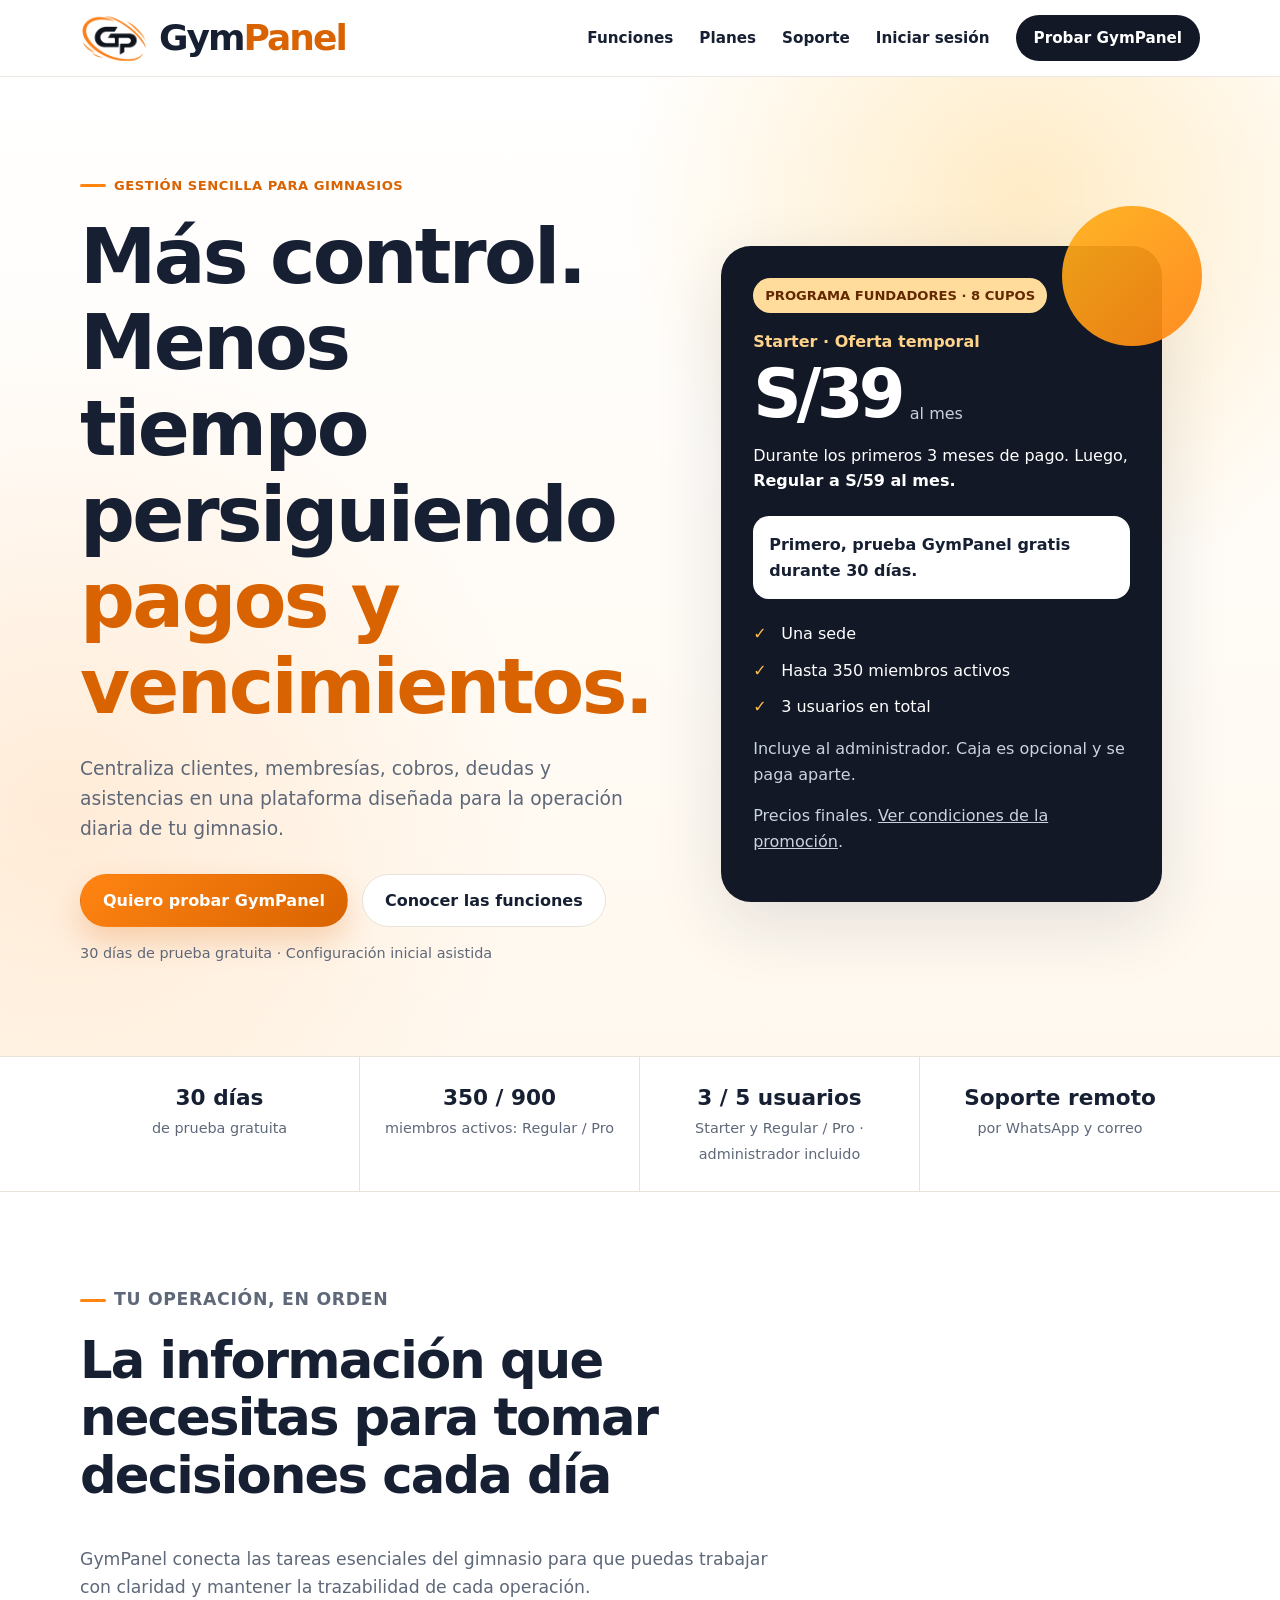
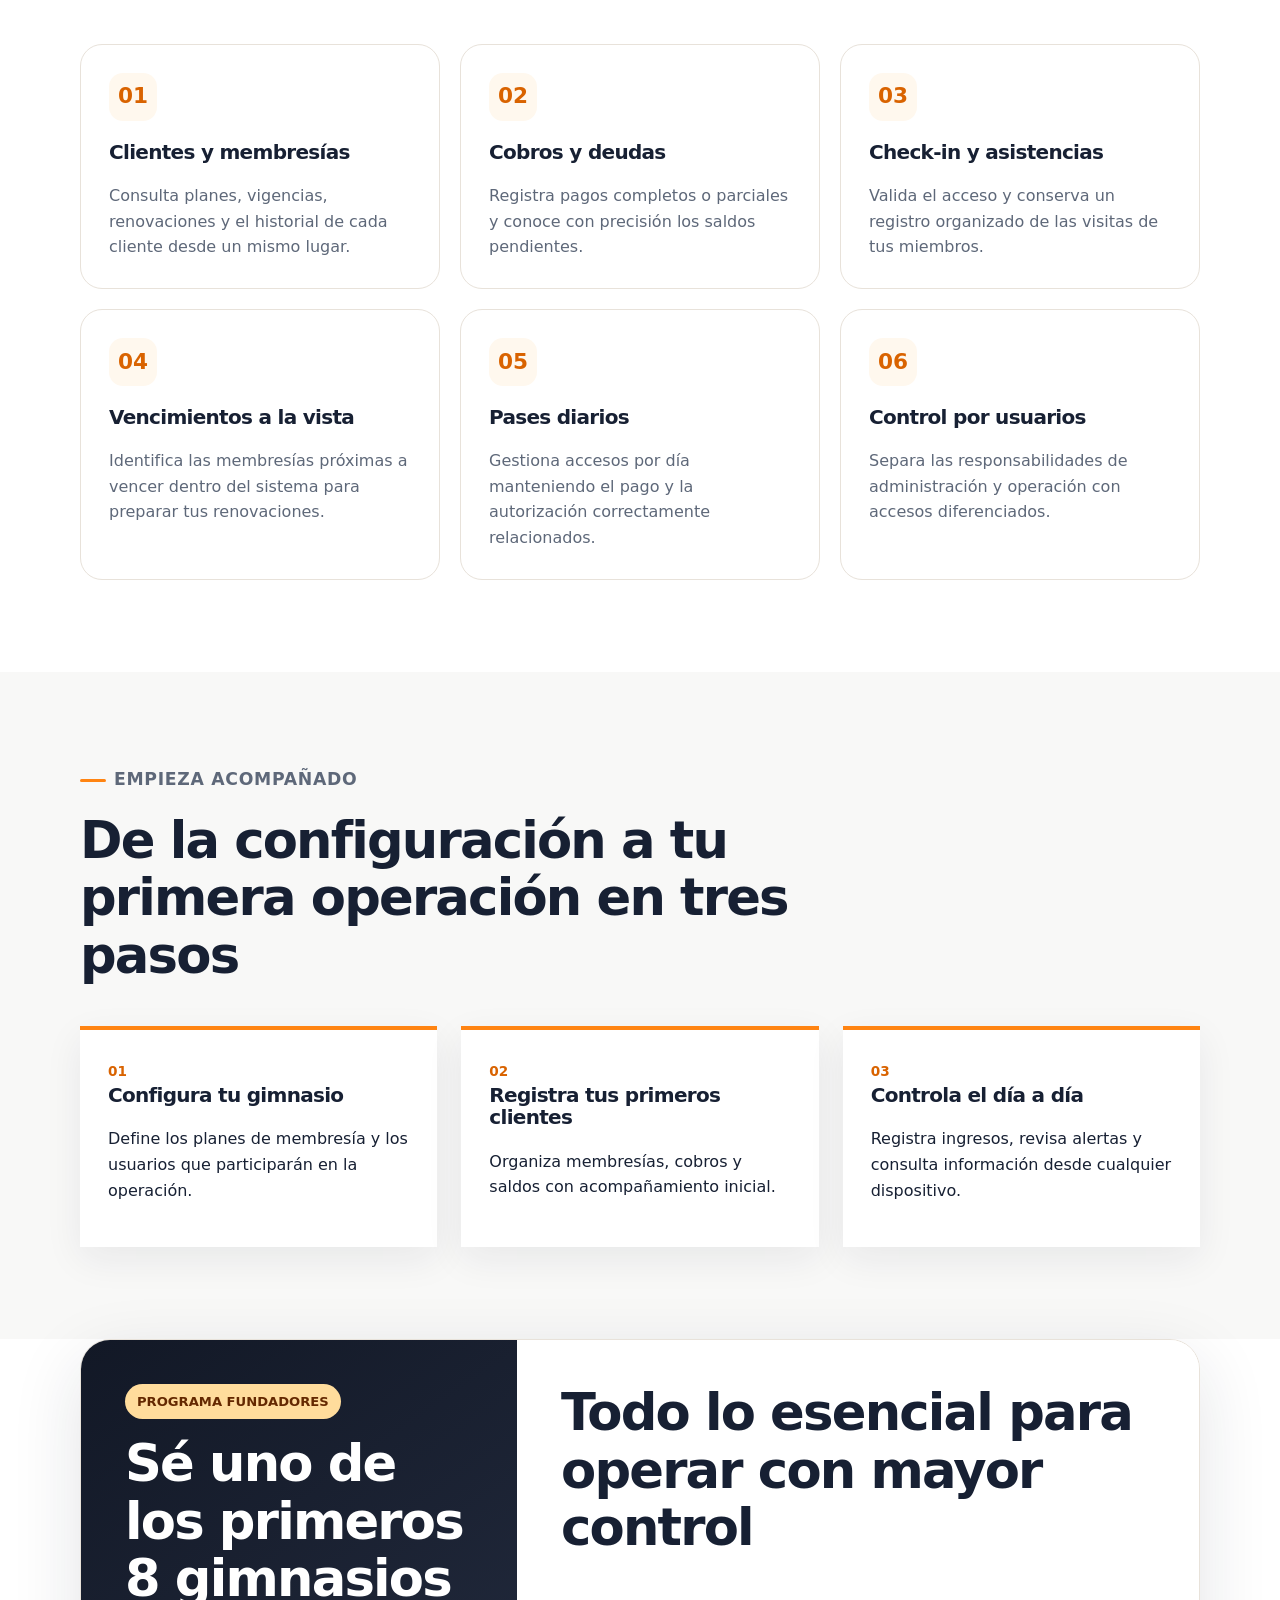
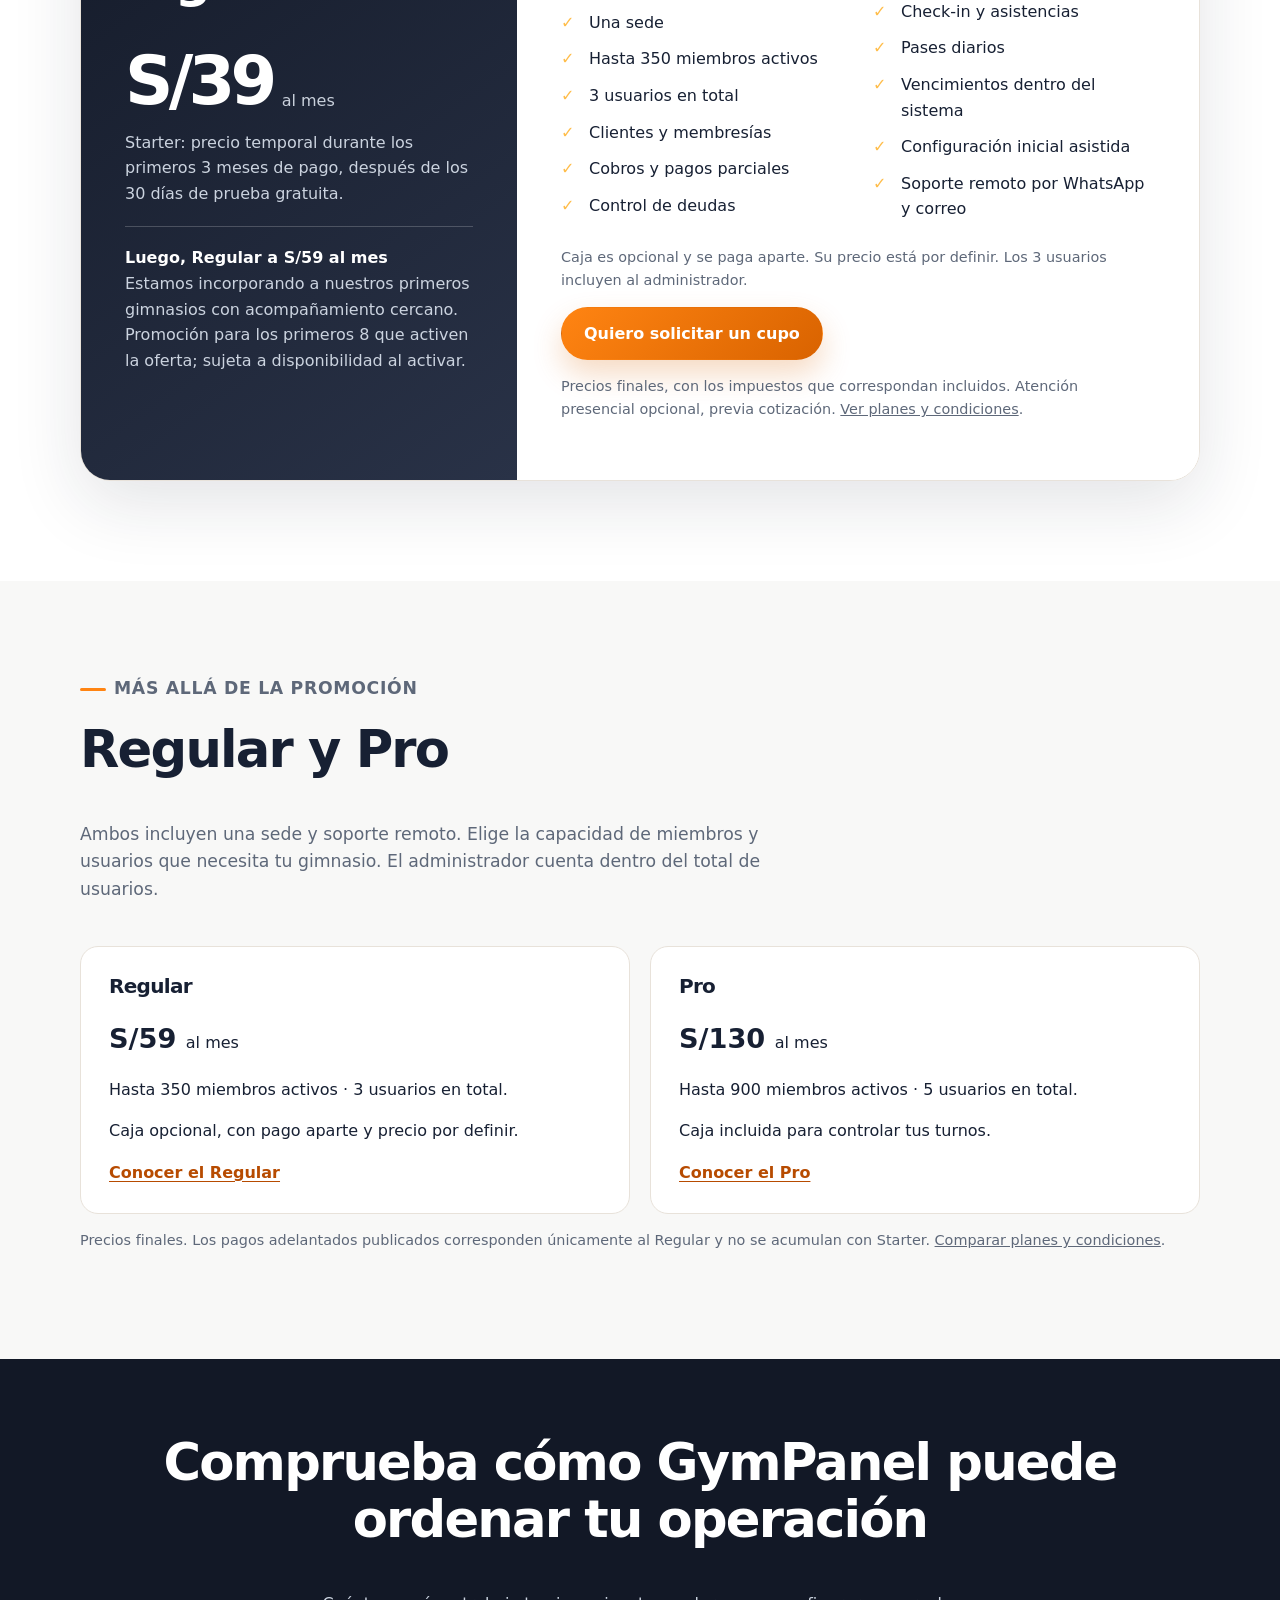
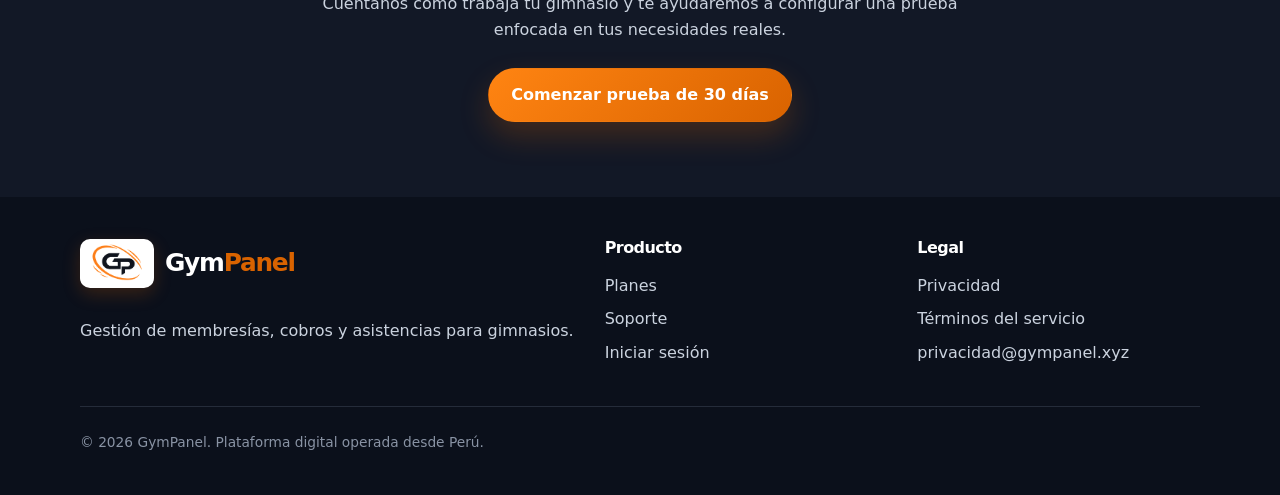
<file: index.html>
<!doctype html>
<html lang="es-PE">
<head>
  <meta charset="utf-8">
  <meta name="viewport" content="width=device-width, initial-scale=1">
  <title>GymPanel | Control de membresías, pagos y asistencias</title>
  <meta name="description" content="Gestiona clientes, membresías, cobros, deudas y asistencias de tu gimnasio desde una sola plataforma. Prueba gratis durante 30 días.">
  <link rel="canonical" href="https://info.gympanel.xyz/">
  <link rel="icon" href="assets/gympanel-logo.png">
  <link rel="stylesheet" href="styles.css">
</head>
<body>
  <a class="skip-link" href="#contenido">Ir al contenido</a>
  <header class="site-header">
    <div class="container nav">
      <a class="brand" href="index.html" aria-label="GymPanel, inicio"><span class="brand-mark"><img src="assets/gympanel-logo.png" alt="" width="384" height="256"></span><span class="brand-name">Gym<span>Panel</span></span></a>
      <button class="menu-button" aria-label="Abrir navegación" aria-expanded="false">☰</button>
      <nav class="nav-links" aria-label="Navegación principal">
        <a href="#funciones">Funciones</a>
        <a href="planes.html">Planes</a>
        <a href="soporte.html">Soporte</a>
        <a href="https://gympanel.xyz">Iniciar sesión</a>
        <a class="nav-cta" href="https://wa.me/51907984384?text=Hola%2C%20quiero%20solicitar%20uno%20de%20los%20cupos%20de%20lanzamiento%20de%20GymPanel." target="_blank" rel="noopener">Probar GymPanel</a>
      </nav>
    </div>
  </header>

  <main id="contenido">
    <section class="hero">
      <div class="container hero-grid">
        <div>
          <p class="eyebrow">Gestión sencilla para gimnasios</p>
          <h1>Más control. Menos tiempo persiguiendo <span class="accent">pagos y vencimientos.</span></h1>
          <p class="lead">Centraliza clientes, membresías, cobros, deudas y asistencias en una plataforma diseñada para la operación diaria de tu gimnasio.</p>
          <div class="actions">
            <a class="button button-primary" href="https://wa.me/51907984384?text=Hola%2C%20quiero%20solicitar%20uno%20de%20los%20cupos%20de%20lanzamiento%20de%20GymPanel." target="_blank" rel="noopener">Quiero probar GymPanel</a>
            <a class="button button-secondary" href="#funciones">Conocer las funciones</a>
          </div>
          <p class="microcopy">30 días de prueba gratuita · Configuración inicial asistida</p>
        </div>
        <aside class="hero-card" aria-label="Promoción de lanzamiento">
          <span class="scarcity">Programa Fundadores · 8 cupos</span>
          <div class="price-label">Starter · Oferta temporal</div>
          <div class="price"><strong>S/39</strong><span>al mes</span></div>
          <p>Durante los primeros 3 meses de pago. Luego, <strong>Regular a S/59 al mes.</strong></p>
          <div class="trial">Primero, prueba GymPanel gratis durante 30 días.</div>
          <ul class="checks">
            <li>Una sede</li>
            <li>Hasta 350 miembros activos</li>
            <li>3 usuarios en total</li>
          </ul>
          <p class="price-note">Incluye al administrador. Caja es opcional y se paga aparte.</p>
          <p class="price-note">Precios finales. <a href="planes.html#gp-founder-title">Ver condiciones de la promoción</a>.</p>
        </aside>
      </div>
    </section>

    <section class="trust-strip" aria-label="Ventajas principales">
      <div class="container trust-grid">
        <div class="trust-item"><strong>30 días</strong><span>de prueba gratuita</span></div>
        <div class="trust-item"><strong>350 / 900</strong><span>miembros activos: Regular / Pro</span></div>
        <div class="trust-item"><strong>3 / 5 usuarios</strong><span>Starter y Regular / Pro · administrador incluido</span></div>
        <div class="trust-item"><strong>Soporte remoto</strong><span>por WhatsApp y correo</span></div>
      </div>
    </section>

    <section class="section" id="funciones">
      <div class="container">
        <div class="section-heading">
          <p class="eyebrow">Tu operación, en orden</p>
          <h2>La información que necesitas para tomar decisiones cada día</h2>
          <p>GymPanel conecta las tareas esenciales del gimnasio para que puedas trabajar con claridad y mantener la trazabilidad de cada operación.</p>
        </div>
        <div class="feature-grid">
          <article class="feature"><div class="feature-icon">01</div><h3>Clientes y membresías</h3><p>Consulta planes, vigencias, renovaciones y el historial de cada cliente desde un mismo lugar.</p></article>
          <article class="feature"><div class="feature-icon">02</div><h3>Cobros y deudas</h3><p>Registra pagos completos o parciales y conoce con precisión los saldos pendientes.</p></article>
          <article class="feature"><div class="feature-icon">03</div><h3>Check-in y asistencias</h3><p>Valida el acceso y conserva un registro organizado de las visitas de tus miembros.</p></article>
          <article class="feature"><div class="feature-icon">04</div><h3>Vencimientos a la vista</h3><p>Identifica las membresías próximas a vencer dentro del sistema para preparar tus renovaciones.</p></article>
          <article class="feature"><div class="feature-icon">05</div><h3>Pases diarios</h3><p>Gestiona accesos por día manteniendo el pago y la autorización correctamente relacionados.</p></article>
          <article class="feature"><div class="feature-icon">06</div><h3>Control por usuarios</h3><p>Separa las responsabilidades de administración y operación con accesos diferenciados.</p></article>
        </div>
      </div>
    </section>

    <section class="section section-soft">
      <div class="container">
        <div class="section-heading"><p class="eyebrow">Empieza acompañado</p><h2>De la configuración a tu primera operación en tres pasos</h2></div>
        <div class="steps">
          <article class="step"><h3>Configura tu gimnasio</h3><p>Define los planes de membresía y los usuarios que participarán en la operación.</p></article>
          <article class="step"><h3>Registra tus primeros clientes</h3><p>Organiza membresías, cobros y saldos con acompañamiento inicial.</p></article>
          <article class="step"><h3>Controla el día a día</h3><p>Registra ingresos, revisa alertas y consulta información desde cualquier dispositivo.</p></article>
        </div>
      </div>
    </section>

    <section class="offer" id="oferta">
      <div class="container offer-card">
        <div class="offer-price">
          <span class="scarcity">Programa Fundadores</span>
          <h2>Sé uno de los primeros 8 gimnasios</h2>
          <div class="price"><strong>S/39</strong><span>al mes</span></div>
          <p class="price-note">Starter: precio temporal durante los primeros 3 meses de pago, después de los 30 días de prueba gratuita.</p>
          <div class="regular-price"><strong>Luego, Regular a S/59 al mes</strong><br><span class="price-note">Estamos incorporando a nuestros primeros gimnasios con acompañamiento cercano. Promoción para los primeros 8 que activen la oferta; sujeta a disponibilidad al activar.</span></div>
        </div>
        <div class="offer-details">
          <h2>Todo lo esencial para operar con mayor control</h2>
          <ul class="checks">
            <li>Una sede</li><li>Hasta 350 miembros activos</li><li>3 usuarios en total</li><li>Clientes y membresías</li><li>Cobros y pagos parciales</li><li>Control de deudas</li><li>Check-in y asistencias</li><li>Pases diarios</li><li>Vencimientos dentro del sistema</li><li>Configuración inicial asistida</li><li>Soporte remoto por WhatsApp y correo</li>
          </ul>
          <p class="microcopy">Caja es opcional y se paga aparte. Su precio está por definir. Los 3 usuarios incluyen al administrador.</p>
          <a class="button button-primary" href="https://wa.me/51907984384?text=Hola%2C%20quiero%20solicitar%20uno%20de%20los%20cupos%20de%20lanzamiento%20de%20GymPanel." target="_blank" rel="noopener">Quiero solicitar un cupo</a>
          <p class="microcopy">Precios finales, con los impuestos que correspondan incluidos. Atención presencial opcional, previa cotización. <a href="planes.html">Ver planes y condiciones</a>.</p>
        </div>
      </div>
    </section>

    <section class="section section-soft plan-overview" aria-labelledby="regular-plans-title">
      <div class="container">
        <div class="section-heading"><p class="eyebrow">Más allá de la promoción</p><h2 id="regular-plans-title">Regular y Pro</h2><p>Ambos incluyen una sede y soporte remoto. Elige la capacidad de miembros y usuarios que necesita tu gimnasio. El administrador cuenta dentro del total de usuarios.</p></div>
        <div class="regular-plans-grid">
          <article class="pricing-option"><h3>Regular</h3><strong>S/59 <small>al mes</small></strong><p>Hasta 350 miembros activos · 3 usuarios en total.</p><p>Caja opcional, con pago aparte y precio por definir.</p><a href="planes.html#gp-offers">Conocer el Regular</a></article>
          <article class="pricing-option"><h3>Pro</h3><strong>S/130 <small>al mes</small></strong><p>Hasta 900 miembros activos · 5 usuarios en total.</p><p>Caja incluida para controlar tus turnos.</p><a href="planes.html#gp-offers">Conocer el Pro</a></article>
        </div>
        <p class="microcopy">Precios finales. Los pagos adelantados publicados corresponden únicamente al Regular y no se acumulan con Starter. <a href="planes.html">Comparar planes y condiciones</a>.</p>
      </div>
    </section>

    <section class="cta">
      <div class="container"><h2>Comprueba cómo GymPanel puede ordenar tu operación</h2><p>Cuéntanos cómo trabaja tu gimnasio y te ayudaremos a configurar una prueba enfocada en tus necesidades reales.</p><a class="button button-primary" href="https://wa.me/51907984384?text=Hola%2C%20quiero%20probar%20GymPanel%20durante%2030%20d%C3%ADas." target="_blank" rel="noopener">Comenzar prueba de 30 días</a></div>
    </section>
  </main>

  <footer class="site-footer">
    <div class="container"><div class="footer-grid"><div class="footer-brand"><div class="brand brand-footer"><img src="assets/gympanel-logo.png" alt="" width="72" height="48"><span class="brand-name">Gym<span>Panel</span></span></div><p>Gestión de membresías, cobros y asistencias para gimnasios.</p></div><div><h3>Producto</h3><a href="planes.html">Planes</a><a href="soporte.html">Soporte</a><a href="https://gympanel.xyz">Iniciar sesión</a></div><div><h3>Legal</h3><a href="privacidad.html">Privacidad</a><a href="terminos.html">Términos del servicio</a><a href="mailto:privacidad@gympanel.xyz">privacidad@gympanel.xyz</a></div></div><div class="footer-bottom">© <span data-year></span> GymPanel. Plataforma digital operada desde Perú.</div></div>
  </footer>
  <script src="script.js"></script>
</body>
</html>
</file>
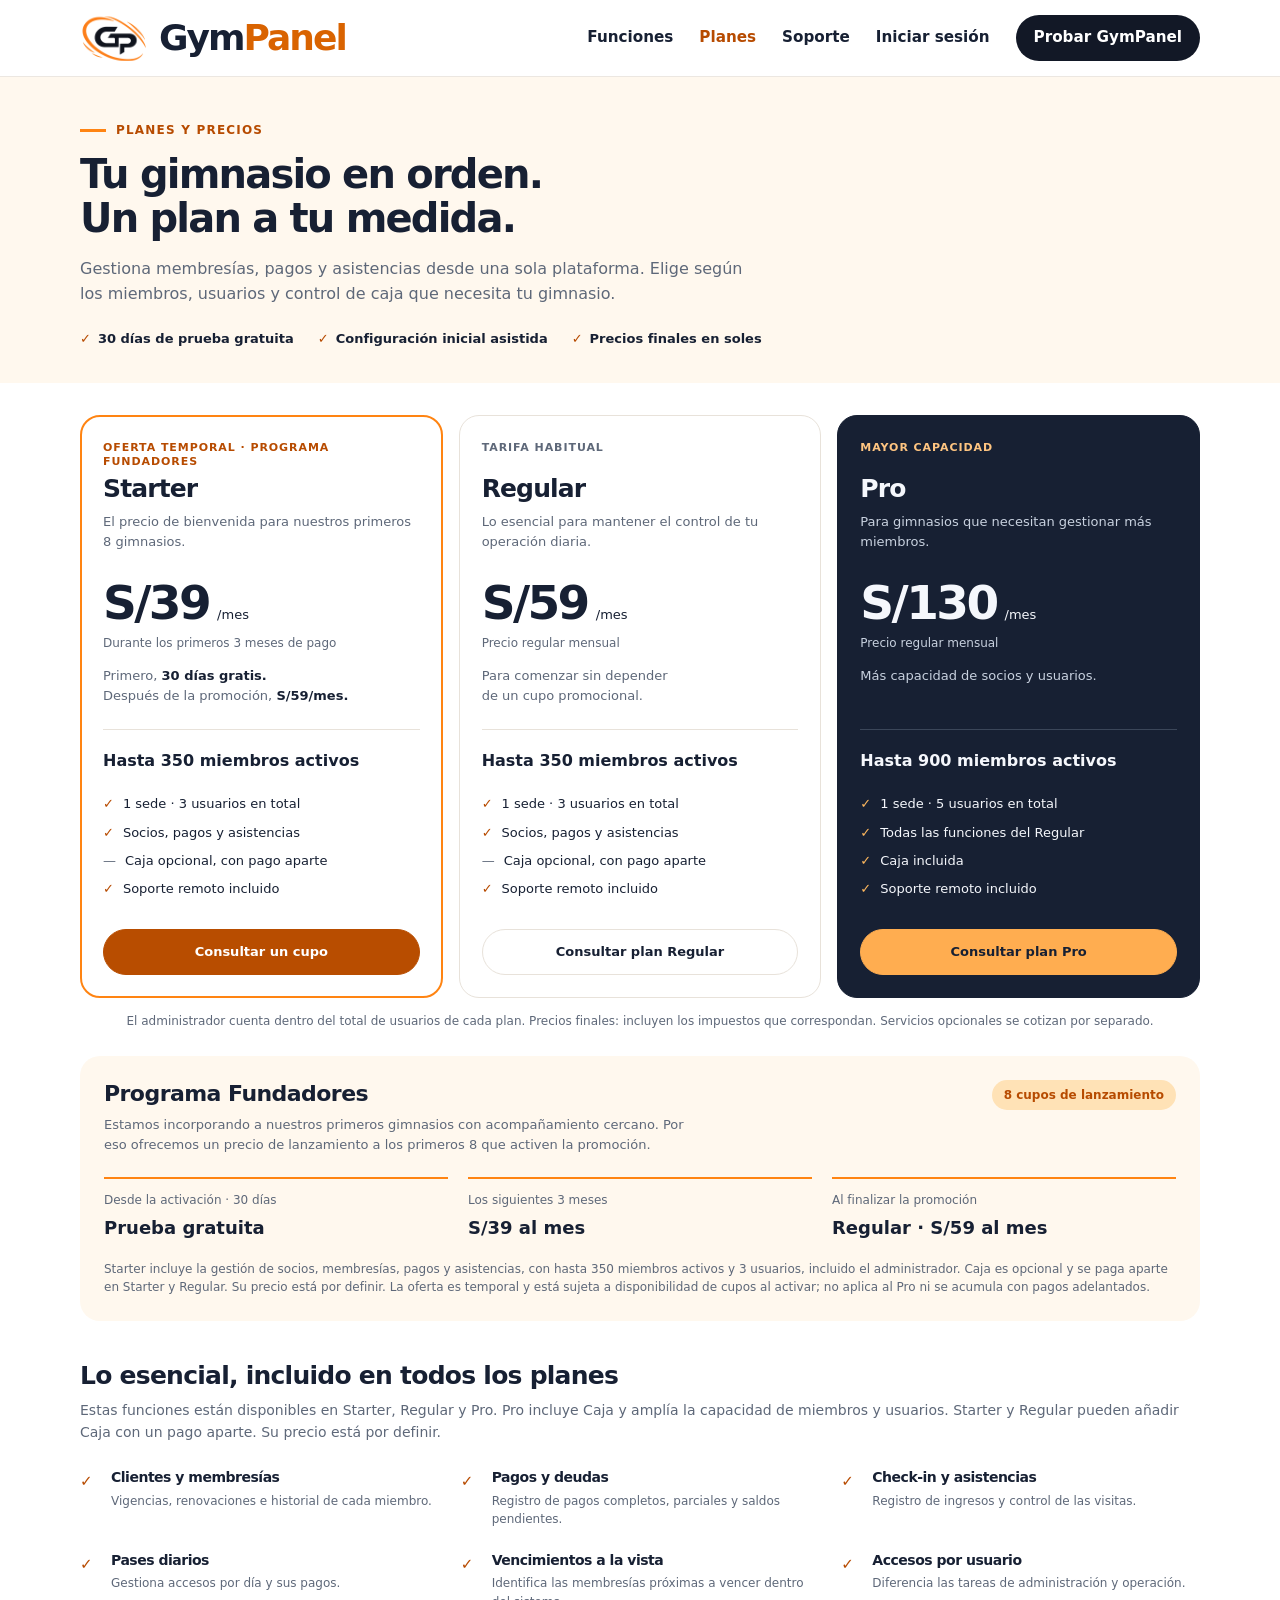
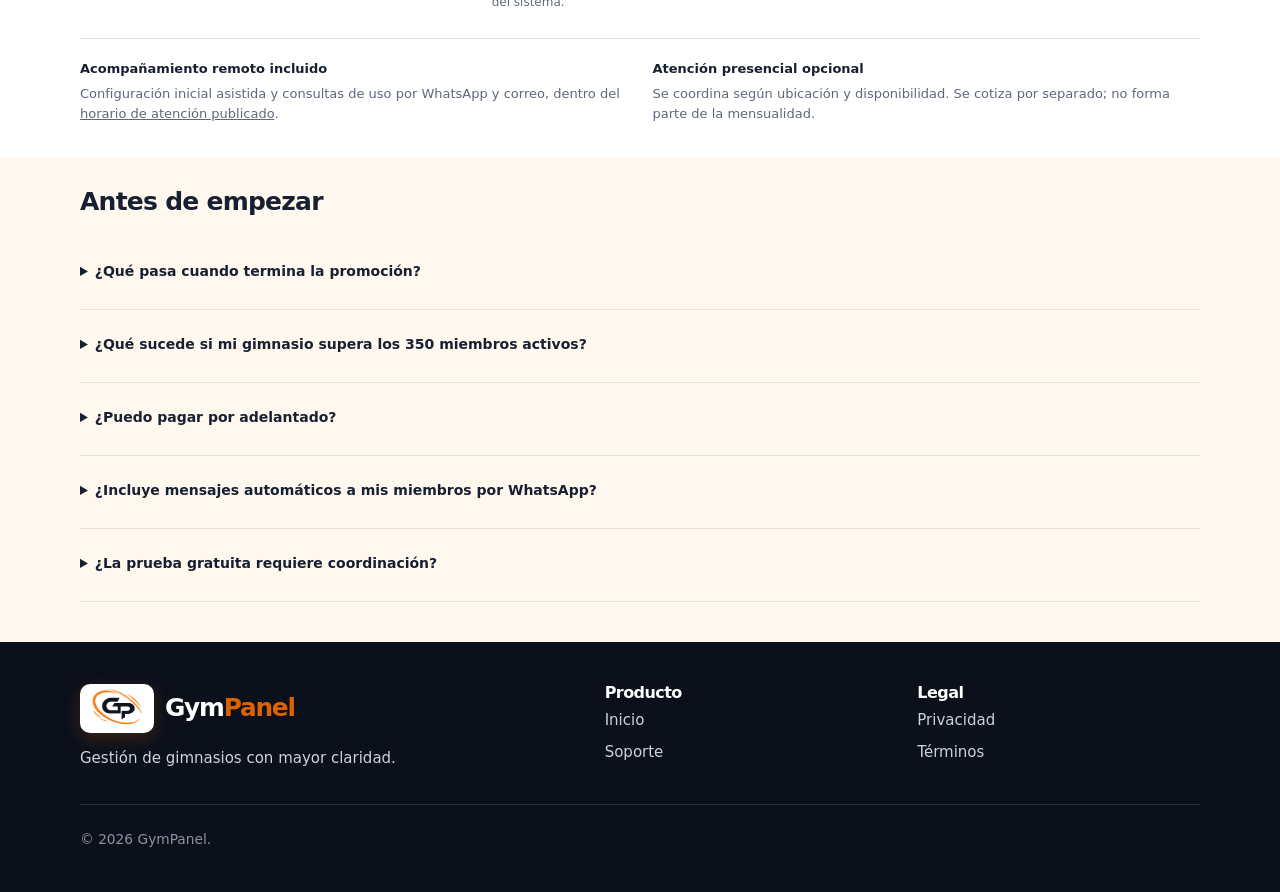
<file: planes.html>
<!doctype html><html lang="es-PE"><head><meta charset="utf-8"><meta name="viewport" content="width=device-width, initial-scale=1"><title>Planes y precios | GymPanel</title><meta name="description" content="Starter promocional: S/39 por 3 meses tras 30 días gratis; luego S/59. Regular: 350 miembros por S/59. Pro: 900 por S/130. Precios finales."><link rel="canonical" href="https://info.gympanel.xyz/planes.html"><link rel="icon" href="assets/gympanel-logo.png"><link rel="stylesheet" href="styles.css"><link rel="stylesheet" href="pricing.css"></head><body class="pricing-page">
<a class="skip-link" href="#contenido">Ir al contenido</a><header class="site-header"><div class="container nav"><a class="brand" href="index.html"><span class="brand-mark"><img src="assets/gympanel-logo.png" alt="" width="384" height="256"></span><span class="brand-name">Gym<span>Panel</span></span></a><button class="menu-button" aria-label="Abrir navegación" aria-expanded="false">☰</button><nav class="nav-links"><a href="index.html#funciones">Funciones</a><a href="planes.html" aria-current="page">Planes</a><a href="soporte.html">Soporte</a><a href="https://gympanel.xyz">Iniciar sesión</a><a class="nav-cta" href="https://wa.me/51907984384?text=Hola%2C%20quiero%20solicitar%20uno%20de%20los%20cupos%20de%20lanzamiento%20de%20GymPanel." target="_blank" rel="noopener">Probar GymPanel</a></nav></div></header>
<main id="contenido">
      <section class="gp-hero">
        <div class="gp-wrap">
          <p class="gp-eyebrow">Planes y precios</p>
          <h1>Tu gimnasio en orden.<br>Un plan a tu medida.</h1>
          <p class="gp-intro">Gestiona membresías, pagos y asistencias desde una sola plataforma. Elige según los miembros, usuarios y control de caja que necesita tu gimnasio.</p>
          <div class="gp-proof"><span>30 días de prueba gratuita</span><span>Configuración inicial asistida</span><span>Precios finales en soles</span></div>
        </div>
      </section>
      <section class="gp-prices" id="gp-offers" aria-label="Comparación de planes">
        <div class="gp-wrap">
          <div class="gp-grid">
            <article class="gp-plan gp-plan-featured">
              <p class="gp-label">Oferta temporal · Programa Fundadores</p>
              <h2>Starter</h2>
              <p class="gp-description">El precio de bienvenida para nuestros primeros 8 gimnasios.</p>
              <div class="gp-price"><strong>S/39</strong><span>/mes</span></div>
              <p class="gp-period">Durante los primeros 3 meses de pago</p>
              <p class="gp-after">Primero, <strong>30 días gratis.</strong><br>Después de la promoción, <strong>S/59/mes.</strong></p>
              <p class="gp-capacity">Hasta 350 miembros activos</p>
              <ul class="gp-plan-list"><li>1 sede · 3 usuarios en total</li><li>Socios, pagos y asistencias</li><li class="gp-plan-unavailable">Caja opcional, con pago aparte</li><li>Soporte remoto incluido</li></ul>
              <a class="gp-button gp-button-primary" data-plan="Starter" href="https://wa.me/51907984384?text=Hola%2C%20quiero%20consultar%20un%20cupo%20Starter%20del%20Programa%20Fundadores%20de%20GymPanel%3A%2030%20d%C3%ADas%20gratis%2C%20despu%C3%A9s%20S%2F39%20al%20mes%20durante%203%20meses%20y%20luego%20Regular%20a%20S%2F59%20al%20mes.%20Starter%3A%20hasta%20350%20miembros%20activos%2C%203%20usuarios%20incluido%20el%20administrador.%20Caja%20opcional%20de%20pago%2C%20con%20precio%20por%20definir." target="_blank" rel="noopener noreferrer">Consultar un cupo</a>
            </article>
            <article class="gp-plan">
              <p class="gp-label">Tarifa habitual</p>
              <h2>Regular</h2>
              <p class="gp-description">Lo esencial para mantener el control de tu operación diaria.</p>
              <div class="gp-price"><strong>S/59</strong><span>/mes</span></div>
              <p class="gp-period">Precio regular mensual</p>
              <p class="gp-after">Para comenzar sin depender<br>de un cupo promocional.</p>
              <p class="gp-capacity">Hasta 350 miembros activos</p>
              <ul class="gp-plan-list"><li>1 sede · 3 usuarios en total</li><li>Socios, pagos y asistencias</li><li class="gp-plan-unavailable">Caja opcional, con pago aparte</li><li>Soporte remoto incluido</li></ul>
              <a class="gp-button" data-plan="Regular" href="https://wa.me/51907984384?text=Hola%2C%20quiero%20informaci%C3%B3n%20del%20plan%20Regular%20de%20GymPanel%3A%20S%2F59%20al%20mes%2C%20hasta%20350%20miembros%20activos%2C%203%20usuarios%20incluido%20el%20administrador.%20Caja%20opcional%20de%20pago%2C%20con%20precio%20por%20definir." target="_blank" rel="noopener noreferrer">Consultar plan Regular</a>
            </article>
            <article class="gp-plan gp-plan-pro">
              <p class="gp-label">Mayor capacidad</p>
              <h2>Pro</h2>
              <p class="gp-description">Para gimnasios que necesitan gestionar más miembros.</p>
              <div class="gp-price"><strong>S/130</strong><span>/mes</span></div>
              <p class="gp-period">Precio regular mensual</p>
              <p class="gp-after">Más capacidad de socios y usuarios.</p>
              <p class="gp-capacity">Hasta 900 miembros activos</p>
              <ul class="gp-plan-list"><li>1 sede · 5 usuarios en total</li><li>Todas las funciones del Regular</li><li>Caja incluida</li><li>Soporte remoto incluido</li></ul>
              <a class="gp-button gp-button-pro" data-plan="Pro" href="https://wa.me/51907984384?text=Hola%2C%20quiero%20informaci%C3%B3n%20del%20plan%20Pro%20de%20GymPanel%3A%20S%2F130%20al%20mes%2C%20hasta%20900%20miembros%20activos%2C%205%20usuarios%20incluido%20el%20administrador%20y%20Caja%20incluida." target="_blank" rel="noopener noreferrer">Consultar plan Pro</a>
            </article>
          </div>
          <p class="gp-fine">El administrador cuenta dentro del total de usuarios de cada plan. Precios finales: incluyen los impuestos que correspondan. Servicios opcionales se cotizan por separado.</p>
          <section class="gp-founder" aria-labelledby="gp-founder-title">
            <div class="gp-founder-head"><div><h2 id="gp-founder-title">Programa Fundadores</h2><p>Estamos incorporando a nuestros primeros gimnasios con acompañamiento cercano. Por eso ofrecemos un precio de lanzamiento a los primeros 8 que activen la promoción.</p></div><span class="gp-badge">8 cupos de lanzamiento</span></div>
            <ol class="gp-timeline"><li><span>Desde la activación · 30 días</span><strong>Prueba gratuita</strong></li><li><span>Los siguientes 3 meses</span><strong>S/39 al mes</strong></li><li><span>Al finalizar la promoción</span><strong>Regular · S/59 al mes</strong></li></ol>
            <p class="gp-founder-note">Starter incluye la gestión de socios, membresías, pagos y asistencias, con hasta 350 miembros activos y 3 usuarios, incluido el administrador. Caja es opcional y se paga aparte en Starter y Regular. Su precio está por definir. La oferta es temporal y está sujeta a disponibilidad de cupos al activar; no aplica al Pro ni se acumula con pagos adelantados.</p>
          </section>
        </div>
      </section>
      <section class="gp-features" id="gp-included">
        <div class="gp-wrap">
          <h2 class="gp-section-heading">Lo esencial, incluido en todos los planes</h2>
          <p class="gp-section-sub">Estas funciones están disponibles en Starter, Regular y Pro. Pro incluye Caja y amplía la capacidad de miembros y usuarios. Starter y Regular pueden añadir Caja con un pago aparte. Su precio está por definir.</p>
          <div class="gp-feature-grid">
            <div class="gp-feature"><span class="gp-feature-mark" aria-hidden="true">✓</span><div><h3>Clientes y membresías</h3><p>Vigencias, renovaciones e historial de cada miembro.</p></div></div>
            <div class="gp-feature"><span class="gp-feature-mark" aria-hidden="true">✓</span><div><h3>Pagos y deudas</h3><p>Registro de pagos completos, parciales y saldos pendientes.</p></div></div>
            <div class="gp-feature"><span class="gp-feature-mark" aria-hidden="true">✓</span><div><h3>Check-in y asistencias</h3><p>Registro de ingresos y control de las visitas.</p></div></div>
            <div class="gp-feature"><span class="gp-feature-mark" aria-hidden="true">✓</span><div><h3>Pases diarios</h3><p>Gestiona accesos por día y sus pagos.</p></div></div>
            <div class="gp-feature"><span class="gp-feature-mark" aria-hidden="true">✓</span><div><h3>Vencimientos a la vista</h3><p>Identifica las membresías próximas a vencer dentro del sistema.</p></div></div>
            <div class="gp-feature"><span class="gp-feature-mark" aria-hidden="true">✓</span><div><h3>Accesos por usuario</h3><p>Diferencia las tareas de administración y operación.</p></div></div>
          </div>
          <div class="gp-support-note" id="gp-help"><div><strong>Acompañamiento remoto incluido</strong><p>Configuración inicial asistida y consultas de uso por WhatsApp y correo, dentro del <a href="soporte.html">horario de atención publicado</a>.</p></div><div><strong>Atención presencial opcional</strong><p>Se coordina según ubicación y disponibilidad. Se cotiza por separado; no forma parte de la mensualidad.</p></div></div>
        </div>
      </section>
      <section class="gp-faq">
        <div class="gp-wrap">
          <h2 class="gp-section-heading">Antes de empezar</h2>
          <details><summary>¿Qué pasa cuando termina la promoción?</summary><p>Después de los 30 días gratuitos y los 3 meses a S/39 de Starter, se pasa al plan Regular por S/59 al mes. Se mantienen hasta 350 miembros activos y 3 usuarios, incluido el administrador. Caja sigue siendo opcional y se paga aparte. El precio del módulo está por definir.</p></details>
          <details><summary>¿Qué sucede si mi gimnasio supera los 350 miembros activos?</summary><p>Escríbenos para coordinar el cambio al Pro, de S/130 al mes y hasta 900 miembros activos. Si necesitas más capacidad o varias sedes, consulta las opciones disponibles antes de contratar.</p></details>
          <details><summary>¿Puedo pagar por adelantado?</summary><p>Para el plan Regular se mantienen estas opciones, fuera del periodo promocional. No se acumulan con Starter. El Pro se presenta con pago mensual.</p><div class="gp-advance"><div>3 meses<strong>S/165</strong>S/55 al mes</div><div>6 meses<strong>S/318</strong>S/53 al mes</div><div>12 meses<strong>S/590</strong>S/49,17 al mes aprox.</div></div></details>
          <details><summary>¿Incluye mensajes automáticos a mis miembros por WhatsApp?</summary><p>No se incluye una campaña de mensajes automáticos a tus miembros. Las alertas de vencimiento se consultan dentro de GymPanel. El soporte por WhatsApp corresponde a la atención del gimnasio que utiliza el sistema.</p></details>
          <details><summary>¿La prueba gratuita requiere coordinación?</summary><p>Sí. Coordinamos la activación y la configuración inicial de tu gimnasio. Los 30 días se cuentan desde esa activación. Antes de comenzar, confirmamos el plan y, para Starter, la disponibilidad de un cupo promocional.</p></details>
        </div>
      </section>
</main>
<footer class="site-footer"><div class="container"><div class="footer-grid"><div class="footer-brand"><div class="brand brand-footer"><img src="assets/gympanel-logo.png" alt="" width="72" height="48"><span class="brand-name">Gym<span>Panel</span></span></div><p>Gestión de gimnasios con mayor claridad.</p></div><div><h3>Producto</h3><a href="index.html">Inicio</a><a href="soporte.html">Soporte</a></div><div><h3>Legal</h3><a href="privacidad.html">Privacidad</a><a href="terminos.html">Términos</a></div></div><div class="footer-bottom">© <span data-year></span> GymPanel.</div></div></footer><script src="script.js"></script></body></html>
</file>
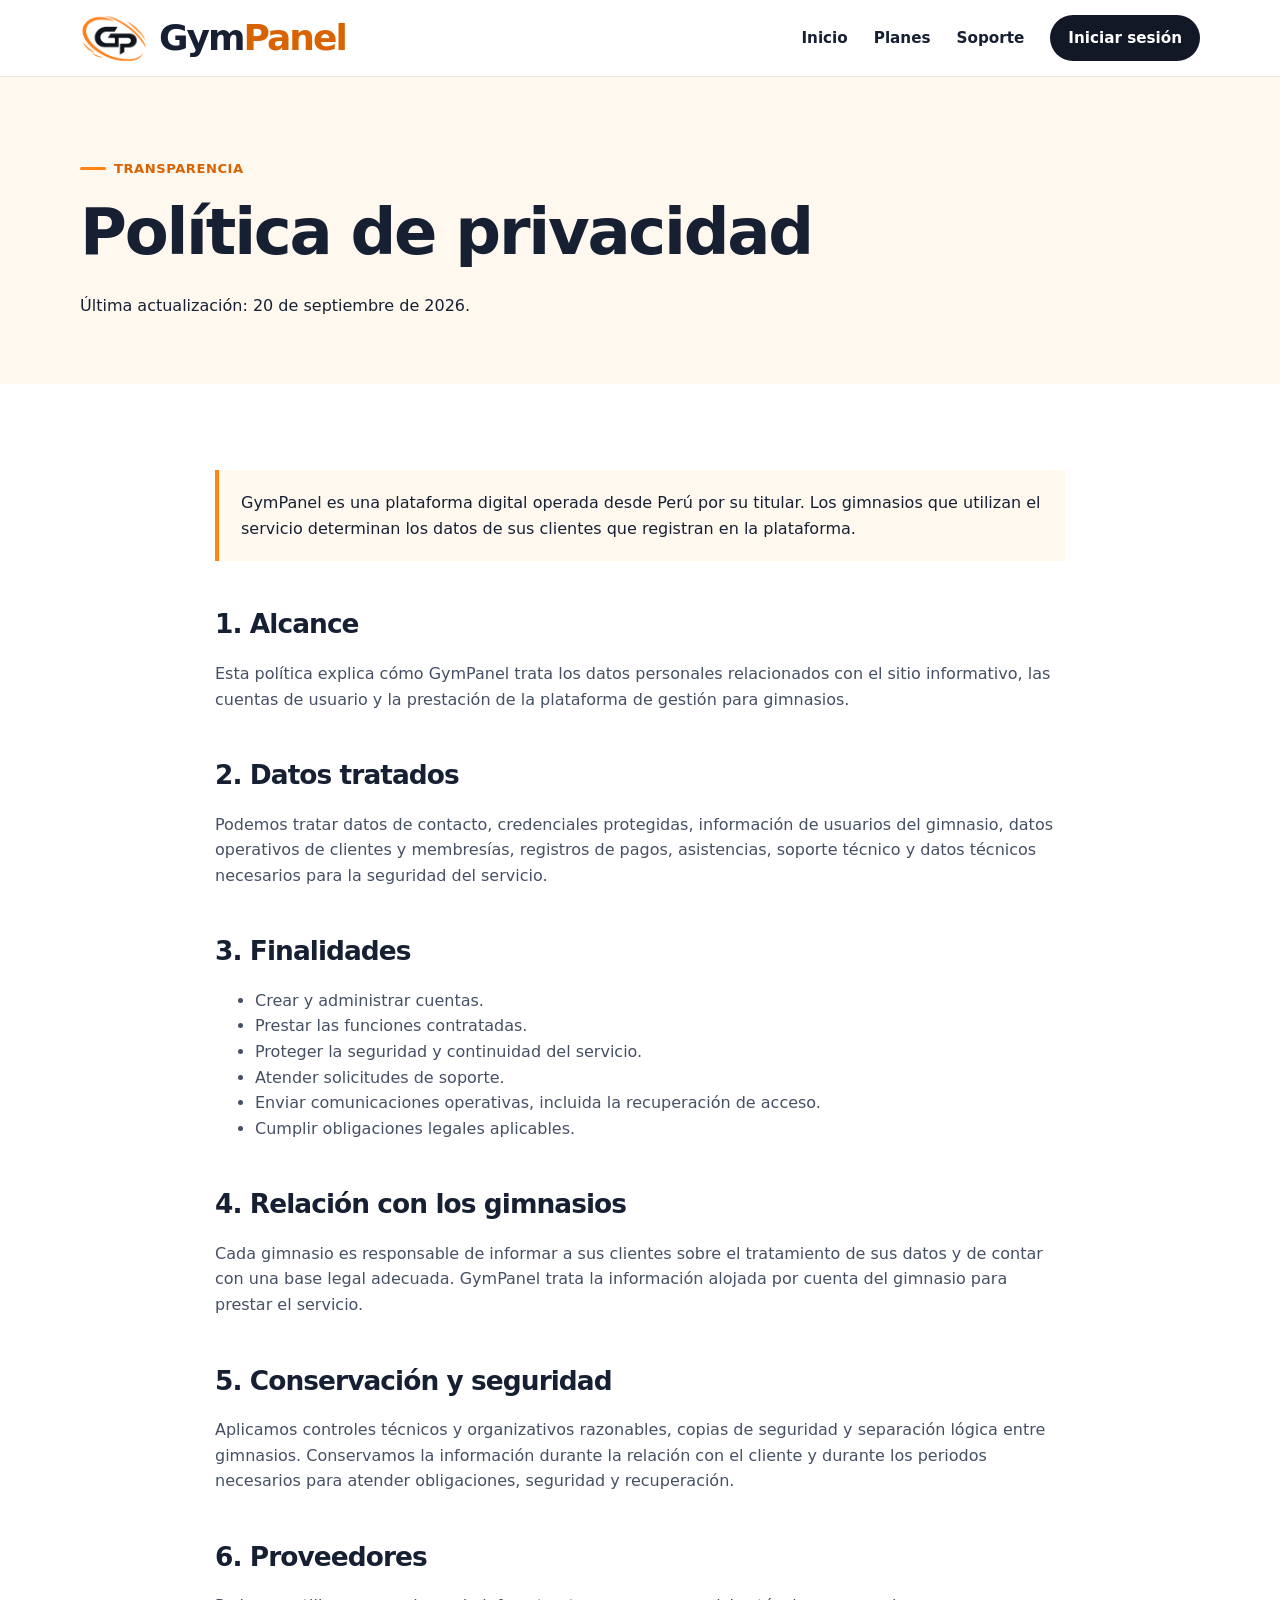
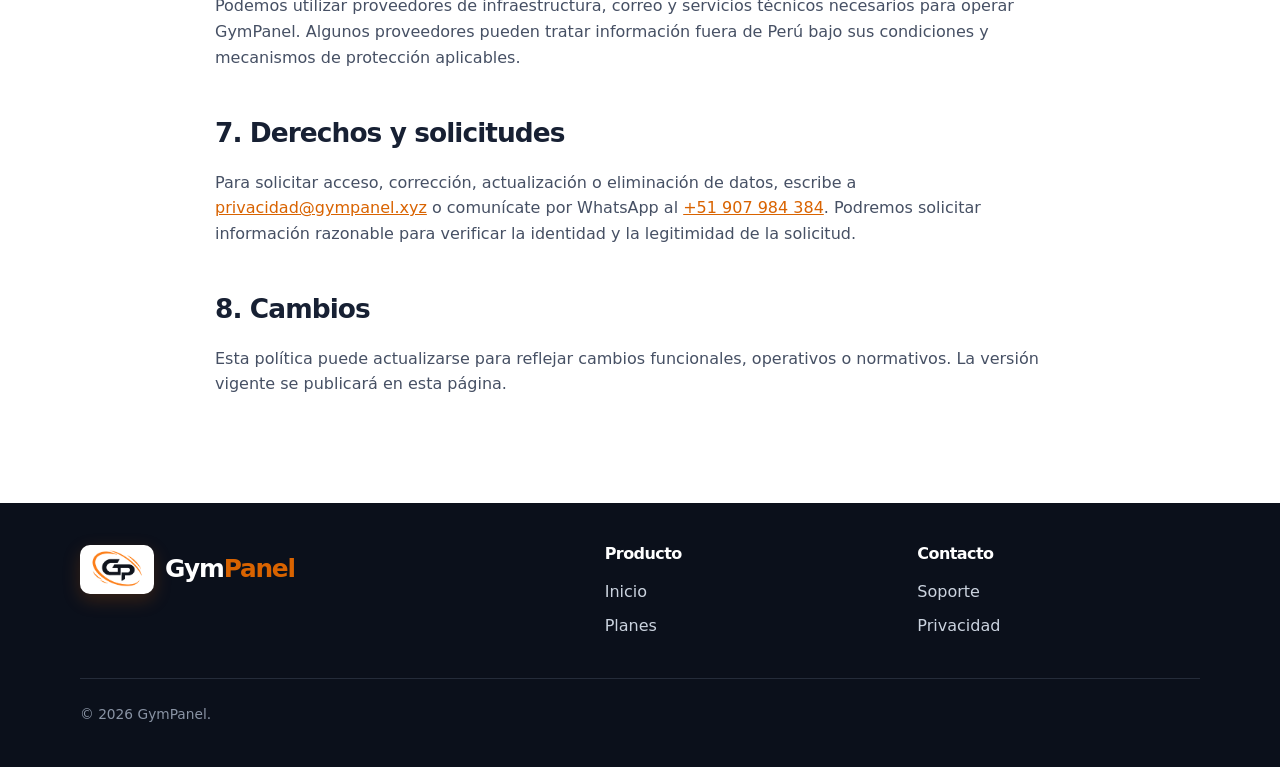
<file: privacidad.html>
<!doctype html><html lang="es-PE"><head><meta charset="utf-8"><meta name="viewport" content="width=device-width, initial-scale=1"><title>Política de privacidad | GymPanel</title><meta name="description" content="Política de privacidad y tratamiento de datos personales de GymPanel."><link rel="canonical" href="https://info.gympanel.xyz/privacidad.html"><link rel="icon" href="assets/gympanel-logo.png"><link rel="stylesheet" href="styles.css"></head><body>
<header class="site-header"><div class="container nav"><a class="brand" href="index.html"><span class="brand-mark"><img src="assets/gympanel-logo.png" alt="" width="384" height="256"></span><span class="brand-name">Gym<span>Panel</span></span></a><button class="menu-button" aria-label="Abrir navegación" aria-expanded="false">☰</button><nav class="nav-links"><a href="index.html">Inicio</a><a href="planes.html">Planes</a><a href="soporte.html">Soporte</a><a class="nav-cta" href="https://gympanel.xyz">Iniciar sesión</a></nav></div></header>
<main><section class="page-hero"><div class="container"><p class="eyebrow">Transparencia</p><h1>Política de privacidad</h1><p>Última actualización: 20 de septiembre de 2026.</p></div></section><section class="content-page"><div class="container prose"><div class="notice">GymPanel es una plataforma digital operada desde Perú por su titular. Los gimnasios que utilizan el servicio determinan los datos de sus clientes que registran en la plataforma.</div><h2>1. Alcance</h2><p>Esta política explica cómo GymPanel trata los datos personales relacionados con el sitio informativo, las cuentas de usuario y la prestación de la plataforma de gestión para gimnasios.</p><h2>2. Datos tratados</h2><p>Podemos tratar datos de contacto, credenciales protegidas, información de usuarios del gimnasio, datos operativos de clientes y membresías, registros de pagos, asistencias, soporte técnico y datos técnicos necesarios para la seguridad del servicio.</p><h2>3. Finalidades</h2><ul><li>Crear y administrar cuentas.</li><li>Prestar las funciones contratadas.</li><li>Proteger la seguridad y continuidad del servicio.</li><li>Atender solicitudes de soporte.</li><li>Enviar comunicaciones operativas, incluida la recuperación de acceso.</li><li>Cumplir obligaciones legales aplicables.</li></ul><h2>4. Relación con los gimnasios</h2><p>Cada gimnasio es responsable de informar a sus clientes sobre el tratamiento de sus datos y de contar con una base legal adecuada. GymPanel trata la información alojada por cuenta del gimnasio para prestar el servicio.</p><h2>5. Conservación y seguridad</h2><p>Aplicamos controles técnicos y organizativos razonables, copias de seguridad y separación lógica entre gimnasios. Conservamos la información durante la relación con el cliente y durante los periodos necesarios para atender obligaciones, seguridad y recuperación.</p><h2>6. Proveedores</h2><p>Podemos utilizar proveedores de infraestructura, correo y servicios técnicos necesarios para operar GymPanel. Algunos proveedores pueden tratar información fuera de Perú bajo sus condiciones y mecanismos de protección aplicables.</p><h2>7. Derechos y solicitudes</h2><p>Para solicitar acceso, corrección, actualización o eliminación de datos, escribe a <a href="mailto:privacidad@gympanel.xyz">privacidad@gympanel.xyz</a> o comunícate por WhatsApp al <a href="https://wa.me/51907984384">+51 907 984 384</a>. Podremos solicitar información razonable para verificar la identidad y la legitimidad de la solicitud.</p><h2>8. Cambios</h2><p>Esta política puede actualizarse para reflejar cambios funcionales, operativos o normativos. La versión vigente se publicará en esta página.</p></div></section></main>
<footer class="site-footer"><div class="container"><div class="footer-grid"><div class="footer-brand"><div class="brand brand-footer"><img src="assets/gympanel-logo.png" alt="" width="72" height="48"><span class="brand-name">Gym<span>Panel</span></span></div></div><div><h3>Producto</h3><a href="index.html">Inicio</a><a href="planes.html">Planes</a></div><div><h3>Contacto</h3><a href="soporte.html">Soporte</a><a href="mailto:privacidad@gympanel.xyz">Privacidad</a></div></div><div class="footer-bottom">© <span data-year></span> GymPanel.</div></div></footer><script src="script.js"></script></body></html>
</file>
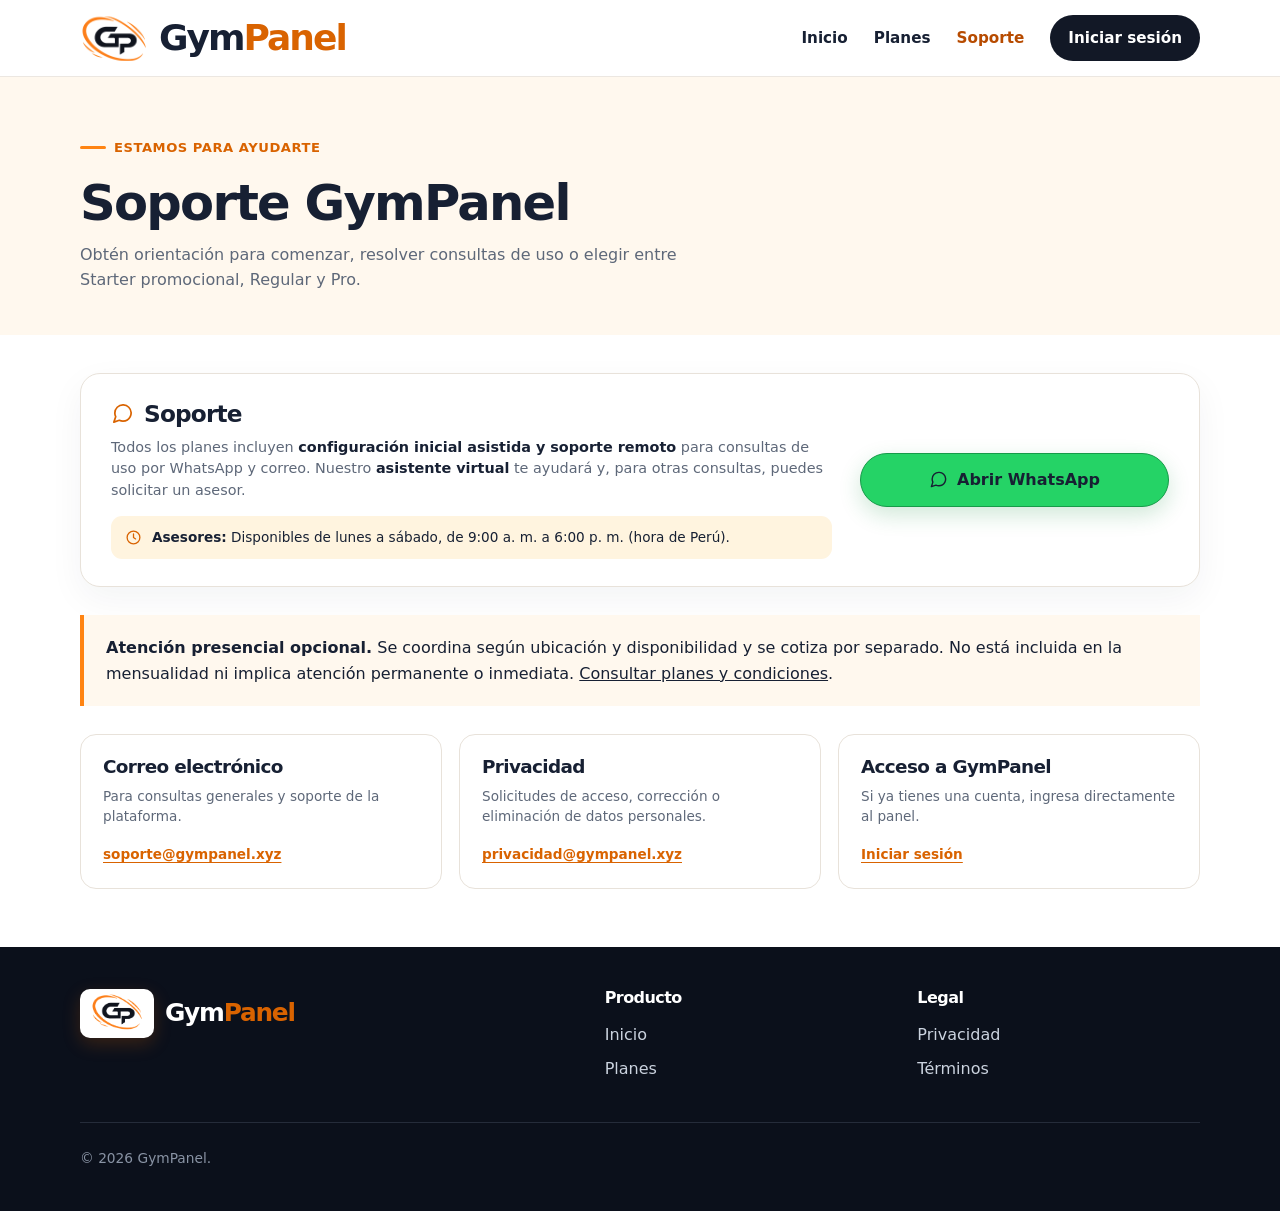
<file: soporte.html>
<!doctype html>
<html lang="es-PE">
<head>
  <meta charset="utf-8">
  <meta name="viewport" content="width=device-width, initial-scale=1">
  <title>Soporte | GymPanel</title>
  <meta name="description" content="Recibe orientación sobre GymPanel por WhatsApp o correo electrónico.">
  <link rel="canonical" href="https://info.gympanel.xyz/soporte.html">
  <link rel="icon" href="assets/gympanel-logo.png">
  <link rel="stylesheet" href="styles.css">
</head>
<body class="support-page">
<a class="skip-link" href="#contenido">Saltar al contenido</a>
<header class="site-header">
  <div class="container nav">
    <a class="brand" href="index.html"><span class="brand-mark"><img src="assets/gympanel-logo.png" alt="" width="384" height="256"></span><span class="brand-name">Gym<span>Panel</span></span></a>
    <button class="menu-button" aria-label="Abrir navegación" aria-expanded="false">☰</button>
    <nav class="nav-links" aria-label="Navegación principal">
      <a href="index.html">Inicio</a><a href="planes.html">Planes</a><a href="soporte.html" aria-current="page">Soporte</a><a class="nav-cta" href="https://gympanel.xyz">Iniciar sesión</a>
    </nav>
  </div>
</header>
<main id="contenido">
  <section class="page-hero">
    <div class="container">
      <p class="eyebrow">Estamos para ayudarte</p>
      <h1>Soporte GymPanel</h1>
      <p class="lead">Obtén orientación para comenzar, resolver consultas de uso o elegir entre Starter promocional, Regular y Pro.</p>
    </div>
  </section>
  <section class="section support-section" aria-label="Canales de soporte">
    <div class="container">
      <article class="support-primary">
        <div class="support-primary-content">
          <h2 class="support-heading">
            <svg viewBox="0 0 24 24" fill="none" stroke="currentColor" stroke-width="1.8" stroke-linecap="round" stroke-linejoin="round" aria-hidden="true"><path d="M21 11.5a8.4 8.4 0 0 1-.9 3.8A8.5 8.5 0 0 1 12.5 20a8.4 8.4 0 0 1-3.8-.9L3 21l1.9-5.7a8.4 8.4 0 0 1-.9-3.8A8.5 8.5 0 0 1 12.5 3H13a8.5 8.5 0 0 1 8 8v.5Z"/></svg>
            Soporte
          </h2>
          <p>Todos los planes incluyen <strong>configuración inicial asistida y soporte remoto</strong> para consultas de uso por WhatsApp y correo. Nuestro <strong>asistente virtual</strong> te ayudará y, para otras consultas, puedes solicitar un asesor.</p>
          <p class="support-hours">
            <svg viewBox="0 0 24 24" fill="none" stroke="currentColor" stroke-width="1.8" stroke-linecap="round" stroke-linejoin="round" aria-hidden="true"><circle cx="12" cy="12" r="9"/><path d="M12 7v5l3 2"/></svg>
            <span><strong>Asesores:</strong> Disponibles de lunes a sábado, de 9:00 a. m. a 6:00 p. m. (hora de Perú).</span>
          </p>
        </div>
        <a class="button support-whatsapp-button" href="https://wa.me/51907984384?text=Hola%2C%20necesito%20ayuda%20con%20GymPanel." target="_blank" rel="noopener noreferrer">
          <svg viewBox="0 0 24 24" fill="none" stroke="currentColor" stroke-width="1.8" stroke-linecap="round" stroke-linejoin="round" aria-hidden="true"><path d="M21 11.5a8.4 8.4 0 0 1-.9 3.8A8.5 8.5 0 0 1 12.5 20a8.4 8.4 0 0 1-3.8-.9L3 21l1.9-5.7a8.4 8.4 0 0 1-.9-3.8A8.5 8.5 0 0 1 12.5 3H13a8.5 8.5 0 0 1 8 8v.5Z"/></svg>
          Abrir WhatsApp
        </a>
      </article>
      <div class="notice"><strong>Atención presencial opcional.</strong> Se coordina según ubicación y disponibilidad y se cotiza por separado. No está incluida en la mensualidad ni implica atención permanente o inmediata. <a href="planes.html">Consultar planes y condiciones</a>.</div>
      <div class="support-secondary-grid">
        <article class="support-secondary-card"><h2>Correo electrónico</h2><p>Para consultas generales y soporte de la plataforma.</p><a href="mailto:soporte@gympanel.xyz">soporte@gympanel.xyz</a></article>
        <article class="support-secondary-card"><h2>Privacidad</h2><p>Solicitudes de acceso, corrección o eliminación de datos personales.</p><a href="mailto:privacidad@gympanel.xyz">privacidad@gympanel.xyz</a></article>
        <article class="support-secondary-card"><h2>Acceso a GymPanel</h2><p>Si ya tienes una cuenta, ingresa directamente al panel.</p><a href="https://gympanel.xyz">Iniciar sesión</a></article>
      </div>
    </div>
  </section>
</main>
<footer class="site-footer"><div class="container"><div class="footer-grid"><div class="footer-brand"><div class="brand brand-footer"><img src="assets/gympanel-logo.png" alt="" width="72" height="48"><span class="brand-name">Gym<span>Panel</span></span></div></div><div><h3>Producto</h3><a href="index.html">Inicio</a><a href="planes.html">Planes</a></div><div><h3>Legal</h3><a href="privacidad.html">Privacidad</a><a href="terminos.html">Términos</a></div></div><div class="footer-bottom">© <span data-year></span> GymPanel.</div></div></footer>
<script src="script.js"></script>
</body>
</html>
</file>
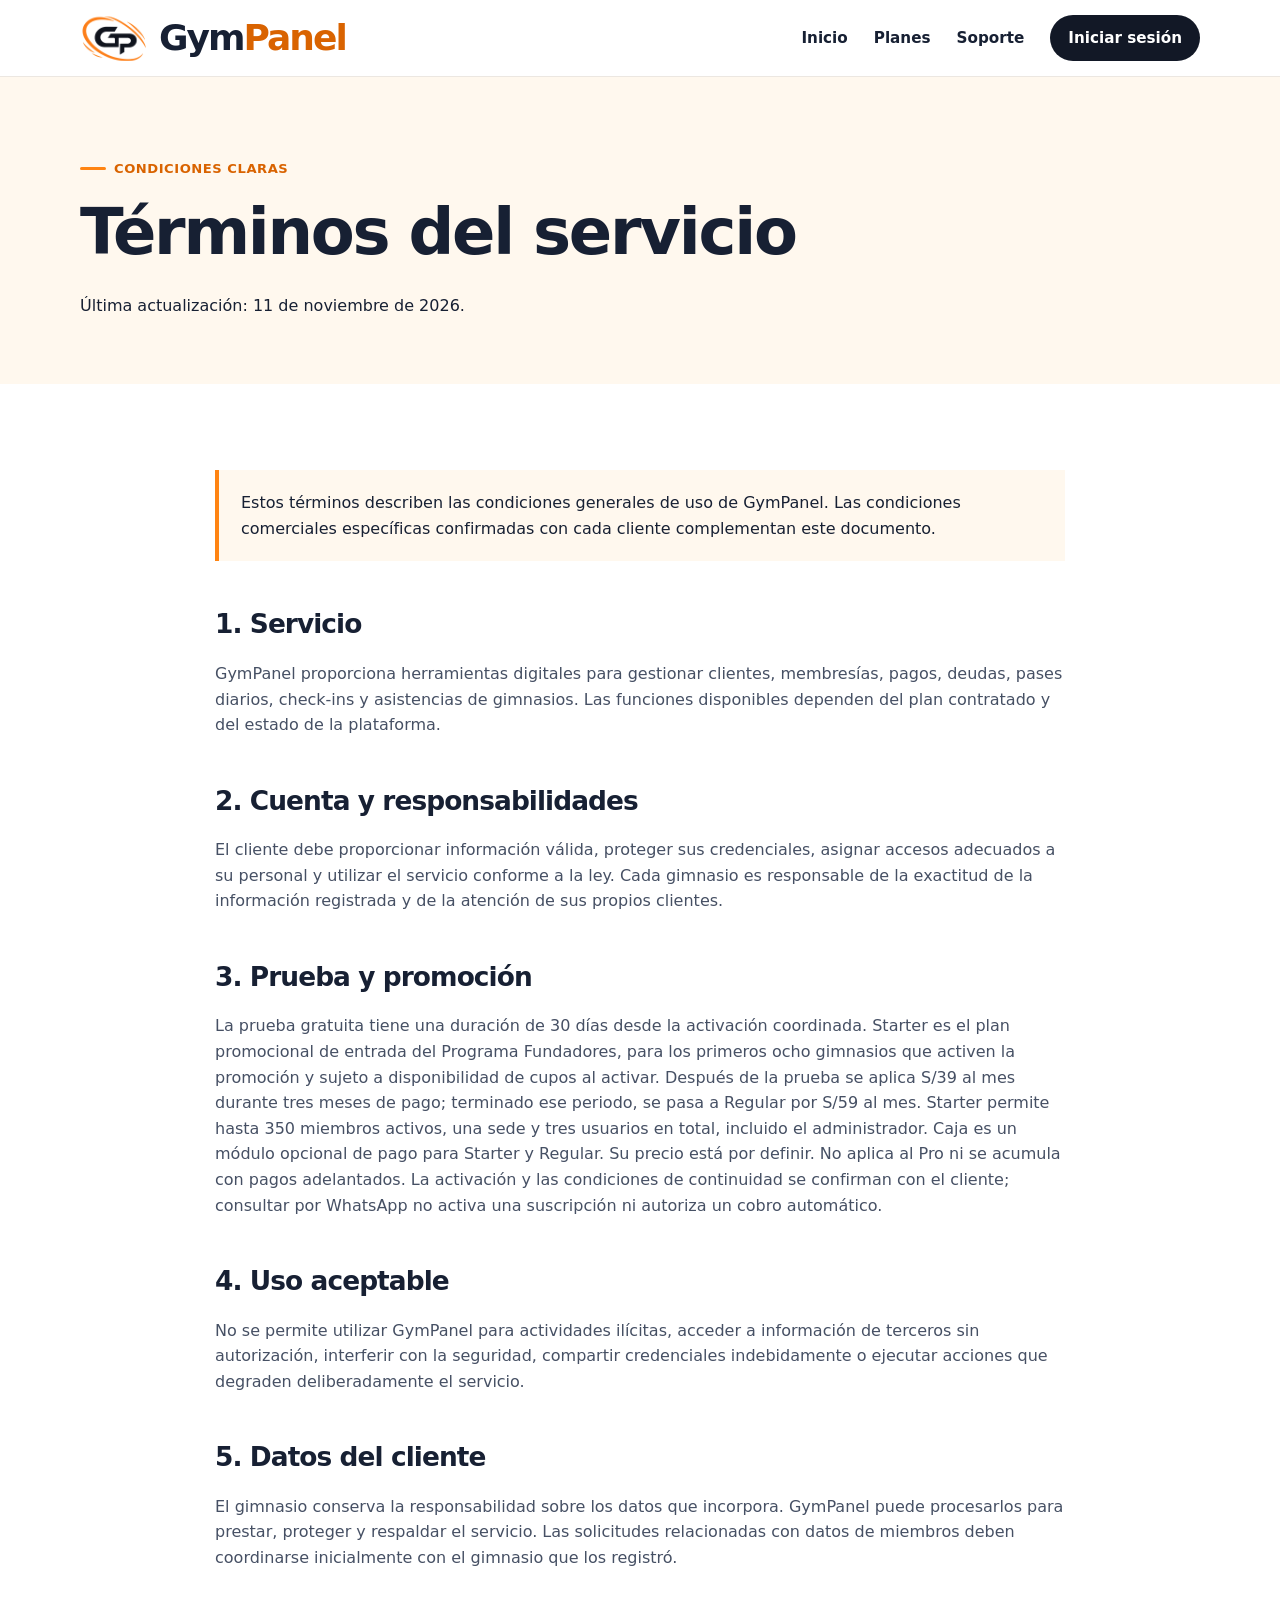
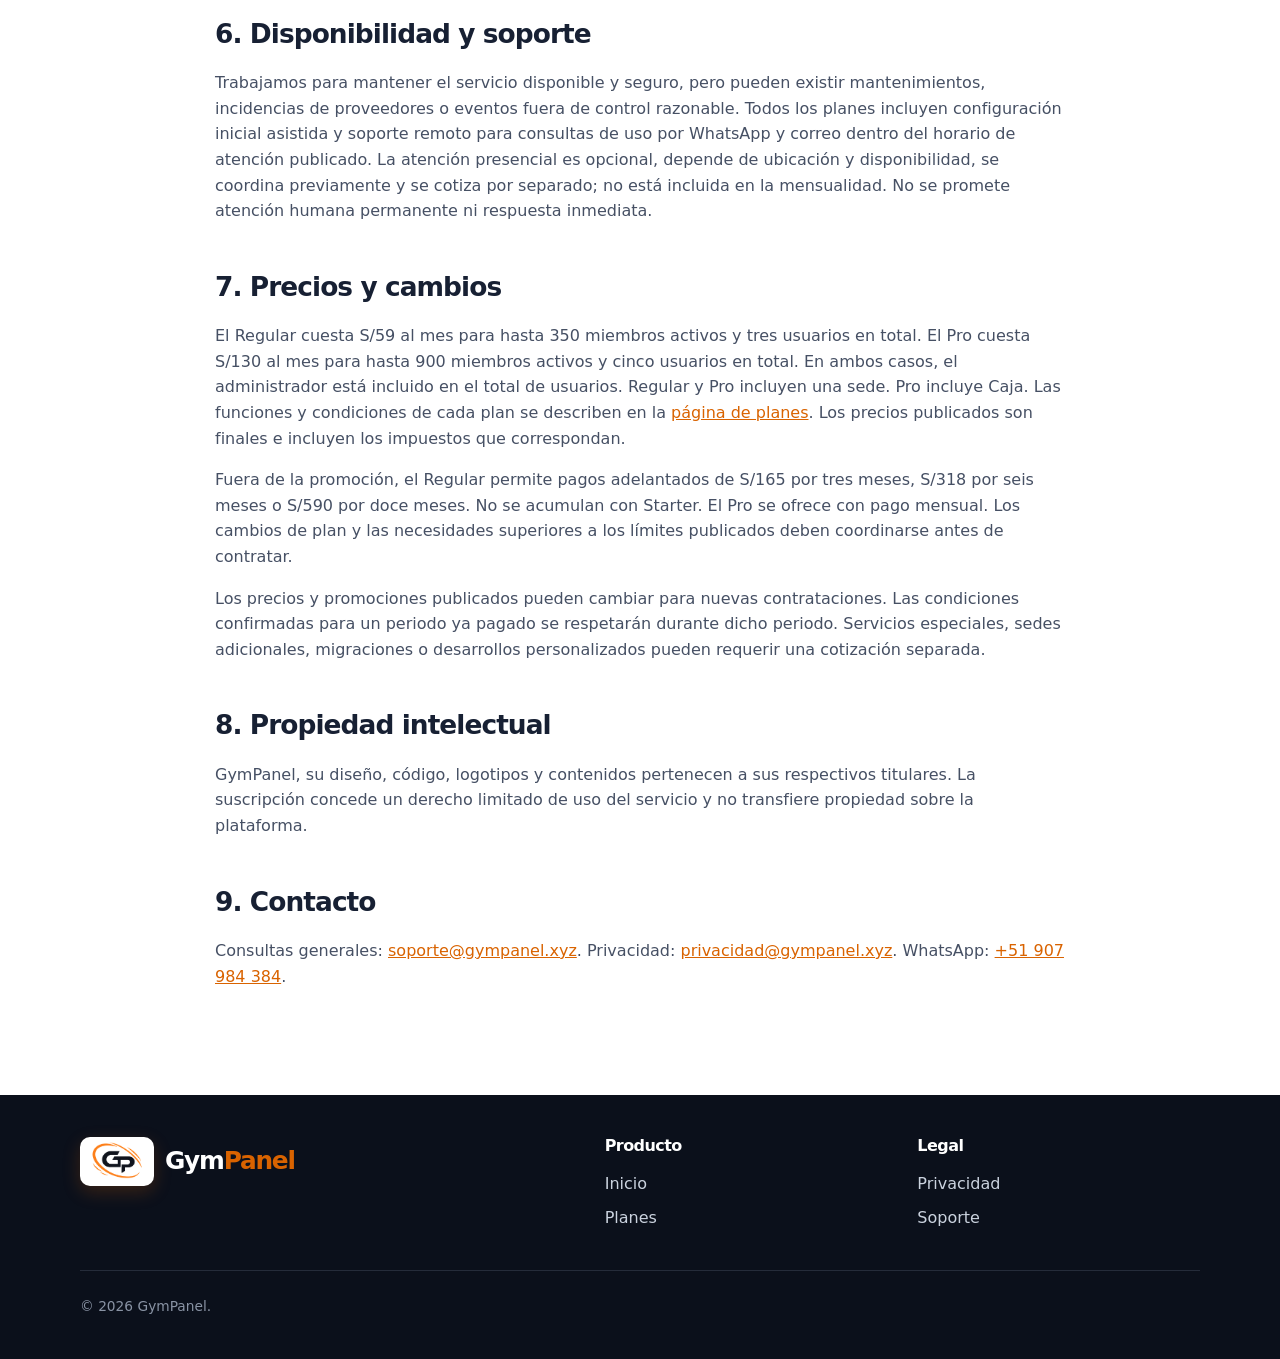
<file: terminos.html>
<!doctype html><html lang="es-PE"><head><meta charset="utf-8"><meta name="viewport" content="width=device-width, initial-scale=1"><title>Términos del servicio | GymPanel</title><meta name="description" content="Términos aplicables al uso del servicio GymPanel."><link rel="canonical" href="https://info.gympanel.xyz/terminos.html"><link rel="icon" href="assets/gympanel-logo.png"><link rel="stylesheet" href="styles.css"></head><body>
<header class="site-header"><div class="container nav"><a class="brand" href="index.html"><span class="brand-mark"><img src="assets/gympanel-logo.png" alt="" width="384" height="256"></span><span class="brand-name">Gym<span>Panel</span></span></a><button class="menu-button" aria-label="Abrir navegación" aria-expanded="false">☰</button><nav class="nav-links"><a href="index.html">Inicio</a><a href="planes.html">Planes</a><a href="soporte.html">Soporte</a><a class="nav-cta" href="https://gympanel.xyz">Iniciar sesión</a></nav></div></header>
<main><section class="page-hero"><div class="container"><p class="eyebrow">Condiciones claras</p><h1>Términos del servicio</h1><p>Última actualización: 11 de noviembre de 2026.</p></div></section><section class="content-page"><div class="container prose"><div class="notice">Estos términos describen las condiciones generales de uso de GymPanel. Las condiciones comerciales específicas confirmadas con cada cliente complementan este documento.</div><h2>1. Servicio</h2><p>GymPanel proporciona herramientas digitales para gestionar clientes, membresías, pagos, deudas, pases diarios, check-ins y asistencias de gimnasios. Las funciones disponibles dependen del plan contratado y del estado de la plataforma.</p><h2>2. Cuenta y responsabilidades</h2><p>El cliente debe proporcionar información válida, proteger sus credenciales, asignar accesos adecuados a su personal y utilizar el servicio conforme a la ley. Cada gimnasio es responsable de la exactitud de la información registrada y de la atención de sus propios clientes.</p><h2>3. Prueba y promoción</h2><p>La prueba gratuita tiene una duración de 30 días desde la activación coordinada. Starter es el plan promocional de entrada del Programa Fundadores, para los primeros ocho gimnasios que activen la promoción y sujeto a disponibilidad de cupos al activar. Después de la prueba se aplica S/39 al mes durante tres meses de pago; terminado ese periodo, se pasa a Regular por S/59 al mes. Starter permite hasta 350 miembros activos, una sede y tres usuarios en total, incluido el administrador. Caja es un módulo opcional de pago para Starter y Regular. Su precio está por definir. No aplica al Pro ni se acumula con pagos adelantados. La activación y las condiciones de continuidad se confirman con el cliente; consultar por WhatsApp no activa una suscripción ni autoriza un cobro automático.</p><h2>4. Uso aceptable</h2><p>No se permite utilizar GymPanel para actividades ilícitas, acceder a información de terceros sin autorización, interferir con la seguridad, compartir credenciales indebidamente o ejecutar acciones que degraden deliberadamente el servicio.</p><h2>5. Datos del cliente</h2><p>El gimnasio conserva la responsabilidad sobre los datos que incorpora. GymPanel puede procesarlos para prestar, proteger y respaldar el servicio. Las solicitudes relacionadas con datos de miembros deben coordinarse inicialmente con el gimnasio que los registró.</p><h2>6. Disponibilidad y soporte</h2><p>Trabajamos para mantener el servicio disponible y seguro, pero pueden existir mantenimientos, incidencias de proveedores o eventos fuera de control razonable. Todos los planes incluyen configuración inicial asistida y soporte remoto para consultas de uso por WhatsApp y correo dentro del horario de atención publicado. La atención presencial es opcional, depende de ubicación y disponibilidad, se coordina previamente y se cotiza por separado; no está incluida en la mensualidad. No se promete atención humana permanente ni respuesta inmediata.</p><h2>7. Precios y cambios</h2><p>El Regular cuesta S/59 al mes para hasta 350 miembros activos y tres usuarios en total. El Pro cuesta S/130 al mes para hasta 900 miembros activos y cinco usuarios en total. En ambos casos, el administrador está incluido en el total de usuarios. Regular y Pro incluyen una sede. Pro incluye Caja. Las funciones y condiciones de cada plan se describen en la <a href="planes.html">página de planes</a>. Los precios publicados son finales e incluyen los impuestos que correspondan.</p><p>Fuera de la promoción, el Regular permite pagos adelantados de S/165 por tres meses, S/318 por seis meses o S/590 por doce meses. No se acumulan con Starter. El Pro se ofrece con pago mensual. Los cambios de plan y las necesidades superiores a los límites publicados deben coordinarse antes de contratar.</p><p>Los precios y promociones publicados pueden cambiar para nuevas contrataciones. Las condiciones confirmadas para un periodo ya pagado se respetarán durante dicho periodo. Servicios especiales, sedes adicionales, migraciones o desarrollos personalizados pueden requerir una cotización separada.</p><h2>8. Propiedad intelectual</h2><p>GymPanel, su diseño, código, logotipos y contenidos pertenecen a sus respectivos titulares. La suscripción concede un derecho limitado de uso del servicio y no transfiere propiedad sobre la plataforma.</p><h2>9. Contacto</h2><p>Consultas generales: <a href="mailto:soporte@gympanel.xyz">soporte@gympanel.xyz</a>. Privacidad: <a href="mailto:privacidad@gympanel.xyz">privacidad@gympanel.xyz</a>. WhatsApp: <a href="https://wa.me/51907984384">+51 907 984 384</a>.</p></div></section></main>
<footer class="site-footer"><div class="container"><div class="footer-grid"><div class="footer-brand"><div class="brand brand-footer"><img src="assets/gympanel-logo.png" alt="" width="72" height="48"><span class="brand-name">Gym<span>Panel</span></span></div></div><div><h3>Producto</h3><a href="index.html">Inicio</a><a href="planes.html">Planes</a></div><div><h3>Legal</h3><a href="privacidad.html">Privacidad</a><a href="soporte.html">Soporte</a></div></div><div class="footer-bottom">© <span data-year></span> GymPanel.</div></div></footer><script src="script.js"></script></body></html>
</file>
<file: styles.css>
:root {
  --ink: #172033;
  --muted: #5e6879;
  --orange: #ff8412;
  --orange-dark: #d96300;
  --amber: #ffb018;
  --cream: #fff8ee;
  --surface: #ffffff;
  --line: #e8e2da;
  --dark: #121826;
  --success: #087a55;
  --shadow: 0 22px 70px rgba(23, 32, 51, 0.12);
  --radius: 22px;
}

* { box-sizing: border-box; }
html { scroll-behavior: smooth; }
body {
  margin: 0;
  color: var(--ink);
  background: #fff;
  font-family: Inter, ui-sans-serif, system-ui, -apple-system, BlinkMacSystemFont, "Segoe UI", sans-serif;
  line-height: 1.6;
}
a { color: inherit; }
img { max-width: 100%; }
.container { width: min(1120px, calc(100% - 40px)); margin: 0 auto; }
.skip-link { position: absolute; left: -9999px; top: 8px; z-index: 100; padding: 10px 14px; background: #fff; }
.skip-link:focus { left: 8px; }

.site-header {
  position: sticky;
  top: 0;
  z-index: 30;
  border-bottom: 1px solid rgba(232, 226, 218, 0.8);
  background: rgba(255, 255, 255, 0.94);
  backdrop-filter: blur(18px);
}
.nav { min-height: 76px; display: flex; align-items: center; justify-content: space-between; gap: 24px; }
.brand { display: inline-flex; align-items: center; gap: 11px; text-decoration: none; }
.brand img { display: block; width: 68px; height: 45px; object-fit: cover; border-radius: 10px; box-shadow: 0 6px 18px rgba(217, 99, 0, .22); }
.brand-name { color: var(--ink); font-size: 1.55rem; font-weight: 900; letter-spacing: -.05em; line-height: 1; }
.brand-name span { color: var(--orange-dark); }
.site-header .brand-mark { position: relative; display: block; width: 68px; height: 45px; overflow: hidden; flex: none; }
.site-header .brand-mark img { position: absolute; top: -6px; left: -11px; width: 90px; height: 60px; max-width: none; object-fit: fill; border-radius: 0; box-shadow: none; }
.site-header .brand-name { font-size: 36px; letter-spacing: -.055em; }
.nav-links { display: flex; align-items: center; gap: 26px; font-size: 0.95rem; font-weight: 700; }
.nav-links a { text-decoration: none; }
.nav-links a:hover { color: var(--orange-dark); }
.nav-cta { padding: 11px 18px; color: #fff !important; background: var(--dark); border-radius: 999px; }
.menu-button { display: none; border: 0; background: transparent; font-size: 1.45rem; cursor: pointer; }
.menu-button { min-width: 44px; min-height: 44px; }
.nav-links a { min-height: 44px; display: inline-flex; align-items: center; }
.nav-links a[aria-current="page"] { color: #b74b00; }
a:focus-visible, button:focus-visible, summary:focus-visible { outline: 3px solid #b74b00; outline-offset: 4px; }
[id] { scroll-margin-top: 100px; }

.hero {
  overflow: hidden;
  position: relative;
  padding: 92px 0 76px;
  background:
    radial-gradient(circle at 80% 12%, rgba(255, 176, 24, .24), transparent 30%),
    radial-gradient(circle at 5% 75%, rgba(255, 132, 18, .12), transparent 33%),
    linear-gradient(180deg, #fff 0%, var(--cream) 100%);
}
.hero-grid { display: grid; grid-template-columns: 1.08fr .92fr; gap: 70px; align-items: center; }
.eyebrow { display: inline-flex; align-items: center; gap: 8px; margin: 0 0 18px; color: var(--orange-dark); font-weight: 850; letter-spacing: .04em; text-transform: uppercase; font-size: .82rem; }
.eyebrow::before { content: ""; width: 26px; height: 3px; border-radius: 4px; background: var(--orange); }
h1, h2, h3 { margin-top: 0; line-height: 1.12; letter-spacing: -.035em; }
h1 { max-width: 760px; margin-bottom: 24px; font-size: clamp(2.6rem, 6vw, 5.2rem); }
h2 { font-size: clamp(2rem, 4vw, 3.25rem); }
h3 { font-size: 1.25rem; }
.accent { color: var(--orange-dark); }
.lead { max-width: 650px; margin: 0 0 30px; color: var(--muted); font-size: 1.17rem; }
.actions { display: flex; gap: 14px; flex-wrap: wrap; }
.button { display: inline-flex; align-items: center; justify-content: center; min-height: 50px; padding: 13px 22px; border: 1px solid transparent; border-radius: 999px; font-weight: 850; text-decoration: none; transition: transform .2s ease, box-shadow .2s ease, background .2s ease; }
.button:hover { transform: translateY(-2px); }
.button-primary { color: #fff; background: linear-gradient(135deg, var(--orange), var(--orange-dark)); box-shadow: 0 14px 30px rgba(217, 99, 0, .24); }
.button-secondary { border-color: var(--line); background: #fff; }
.microcopy { margin-top: 15px; color: var(--muted); font-size: .9rem; }

.hero-card { position: relative; padding: 32px; color: #fff; background: var(--dark); border-radius: 30px; box-shadow: var(--shadow); }
.hero-card::after { content: ""; position: absolute; width: 140px; height: 140px; right: -40px; top: -40px; border-radius: 50%; background: linear-gradient(135deg, var(--amber), var(--orange)); opacity: .92; }
.hero-card > * { position: relative; z-index: 1; }
.price-label { color: #ffd38a; font-weight: 800; }
.price { display: flex; align-items: end; gap: 9px; margin: 8px 0; }
.price strong { font-size: 4.2rem; line-height: .95; letter-spacing: -.07em; }
.price span { color: #c9d0db; }
.trial { margin: 22px 0; padding: 16px; color: var(--ink); background: #fff; border-radius: 16px; font-weight: 800; }
.checks { list-style: none; padding: 0; margin: 20px 0 0; }
.checks li { margin: 11px 0; padding-left: 28px; position: relative; }
.checks li::before { content: "✓"; position: absolute; left: 0; color: #ffbd4a; font-weight: 900; }

.trust-strip { border-block: 1px solid var(--line); background: #fff; }
.trust-grid { display: grid; grid-template-columns: repeat(4, 1fr); }
.trust-item { padding: 24px 18px; text-align: center; border-right: 1px solid var(--line); }
.trust-item:last-child { border-right: 0; }
.trust-item strong { display: block; font-size: 1.35rem; }
.trust-item span { color: var(--muted); font-size: .9rem; }

.section { padding: 92px 0; }
.section-soft { background: #f8f8f7; }
.section-heading { max-width: 720px; margin-bottom: 42px; }
.section-heading p { color: var(--muted); font-size: 1.08rem; }
.feature-grid { display: grid; grid-template-columns: repeat(3, 1fr); gap: 20px; }
.feature { padding: 28px; border: 1px solid var(--line); border-radius: var(--radius); background: #fff; }
.feature-icon { width: 48px; height: 48px; display: grid; place-items: center; margin-bottom: 20px; border-radius: 14px; color: var(--orange-dark); background: var(--cream); font-size: 1.35rem; font-weight: 900; }
.feature p { margin-bottom: 0; color: var(--muted); }

.steps { display: grid; grid-template-columns: repeat(3, 1fr); gap: 24px; counter-reset: step; }
.step { counter-increment: step; padding: 28px; border-top: 4px solid var(--orange); background: #fff; box-shadow: 0 12px 36px rgba(23, 32, 51, .07); }
.step::before { content: "0" counter(step); color: var(--orange-dark); font-size: .85rem; font-weight: 900; }

.offer { padding: 0 0 100px; }
.offer-card { display: grid; grid-template-columns: .78fr 1.22fr; overflow: hidden; border: 1px solid var(--line); border-radius: 30px; box-shadow: var(--shadow); }
.offer-price { padding: 44px; color: #fff; background: linear-gradient(145deg, var(--dark), #293247); }
.offer-details { padding: 44px; background: #fff; }
.offer-details .checks { columns: 2; column-gap: 30px; }
.offer-details .checks li { break-inside: avoid; }
.scarcity { display: inline-block; margin-bottom: 16px; padding: 7px 12px; color: #642800; background: #ffdc9c; border-radius: 999px; font-size: .82rem; font-weight: 900; text-transform: uppercase; }
.price-note { color: #cbd3df; }
.regular-price { margin: 20px 0; padding-top: 18px; border-top: 1px solid rgba(255,255,255,.2); }

.cta { padding: 75px 0; color: #fff; text-align: center; background: var(--dark); }
.cta p { max-width: 680px; margin: 0 auto 26px; color: #cbd3df; }

.site-footer { padding: 42px 0; color: #cbd3df; background: #0b101b; }
.footer-grid { display: grid; grid-template-columns: 1.4fr .8fr .8fr; gap: 30px; }
.brand-footer { margin-bottom: 14px; }
.brand-footer .brand-name { color: #fff; }
.brand-footer img { width: 74px; height: 49px; padding: 2px; background: #fff; }
.brand-404 { justify-content: center; margin-inline: auto; }
.footer-grid h3 { color: #fff; font-size: 1rem; }
.footer-grid a { display: block; margin: 8px 0; color: #cbd3df; text-decoration: none; }
.footer-grid a:hover { color: #fff; }
.footer-bottom { margin-top: 32px; padding-top: 24px; border-top: 1px solid #252c3a; color: #8993a4; font-size: .86rem; }

.page-hero { padding: 75px 0 50px; background: var(--cream); }
.page-hero h1 { max-width: 850px; font-size: clamp(2.4rem, 5vw, 4rem); }
.content-page { padding: 58px 0 90px; }
.prose { max-width: 850px; }
.prose h2 { margin-top: 48px; font-size: 1.65rem; }
.prose h3 { margin-top: 32px; }
.prose p, .prose li { color: #465064; }
.prose a { color: var(--orange-dark); }
.notice { margin: 28px 0; padding: 20px 22px; border-left: 4px solid var(--orange); background: var(--cream); }
.pricing-options { display: grid; grid-template-columns: repeat(4, 1fr); gap: 15px; margin-top: 28px; }
.pricing-option { padding: 22px; border: 1px solid var(--line); border-radius: 18px; background: #fff; }
.pricing-option strong { display: block; font-size: 1.7rem; }
.regular-plans-grid { display: grid; grid-template-columns: repeat(2, minmax(0, 1fr)); gap: 20px; }
.regular-plans-grid .pricing-option { padding: 28px; }
.regular-plans-grid .pricing-option small { font-size: 1rem; font-weight: 400; }
.regular-plans-grid .pricing-option a { color: #b74b00; font-weight: 700; text-underline-offset: 3px; }
.contact-grid { display: grid; grid-template-columns: repeat(2, 1fr); gap: 22px; }
.contact-card { padding: 30px; border: 1px solid var(--line); border-radius: var(--radius); background: #fff; }

.support-page .page-hero { padding: 54px 0 42px; }
.support-page .page-hero h1 { margin-bottom: 10px; font-size: clamp(2.1rem, 4vw, 3.1rem); }
.support-page .page-hero .lead { margin-bottom: 0; font-size: 1rem; }
.support-section { padding: 38px 0 58px; }
.support-primary { display: grid; grid-template-columns: minmax(0, 1.4fr) minmax(245px, .6fr); gap: 28px; align-items: center; padding: 27px 30px; border: 1px solid var(--line); border-radius: 20px; background: var(--surface); box-shadow: 0 12px 35px rgba(23, 32, 51, .05); }
.support-heading { display: flex; align-items: center; gap: 10px; margin: 0 0 10px; font-size: 1.45rem; }
.support-heading svg { width: 23px; height: 23px; flex: 0 0 23px; color: var(--orange-dark); }
.support-primary-content > p:not(.support-hours) { margin: 0; color: var(--muted); font-size: .9rem; line-height: 1.5; }
.support-primary-content > p strong { color: var(--ink); }
.support-hours { display: flex; align-items: flex-start; gap: 10px; margin: 14px 0 0; padding: 12px 14px; border-radius: 11px; background: #fff4df; font-size: .85rem; line-height: 1.45; }
.support-hours svg { width: 17px; height: 17px; flex: 0 0 17px; margin-top: 1px; color: var(--orange-dark); }
.support-whatsapp-button { min-height: 54px; gap: 9px; border-color: #169b49; color: var(--ink); background: #25d366; box-shadow: 0 8px 22px rgba(18, 140, 62, .2); text-align: center; }
.support-whatsapp-button:hover { background: #33de72; }
.support-whatsapp-button:focus-visible { outline: 3px solid var(--ink); outline-offset: 3px; }
.support-whatsapp-button svg { width: 19px; height: 19px; flex: 0 0 19px; }
.support-secondary-grid { display: grid; grid-template-columns: repeat(3, minmax(0, 1fr)); gap: 17px; margin-top: 18px; }
.support-secondary-card { display: flex; min-width: 0; flex-direction: column; align-items: flex-start; gap: 8px; padding: 22px; border: 1px solid var(--line); border-radius: 16px; background: var(--surface); }
.support-secondary-card h2 { margin: 0; font-size: 1.15rem; }
.support-secondary-card p { margin: 0; color: var(--muted); font-size: .85rem; line-height: 1.5; }
.support-secondary-card a { margin-top: auto; padding-top: 9px; color: var(--orange-dark); font-size: .85rem; font-weight: 750; overflow-wrap: anywhere; text-underline-offset: 3px; }

@media (max-width: 760px) {
  .support-primary { grid-template-columns: 1fr; }
  .support-whatsapp-button { width: 100%; }
}

@media (max-width: 980px) {
  .menu-button { display: block; }
  .nav-links { display: none; position: absolute; inset: 76px 0 auto; padding: 20px; flex-direction: column; align-items: stretch; background: #fff; border-bottom: 1px solid var(--line); }
  .nav-links.open { display: flex; }
}

@media (max-width: 860px) {
  .hero-grid, .offer-card { grid-template-columns: 1fr; }
  .hero { padding-top: 64px; }
  .hero-card { max-width: 560px; }
  .feature-grid, .steps { grid-template-columns: 1fr 1fr; }
  .trust-grid { grid-template-columns: 1fr 1fr; }
  .trust-item:nth-child(2) { border-right: 0; }
  .trust-item:nth-child(-n+2) { border-bottom: 1px solid var(--line); }
  .pricing-options { grid-template-columns: 1fr 1fr; }
}

@media (max-width: 580px) {
  .container { width: min(100% - 28px, 1120px); }
  .nav { min-height: 70px; }
  .nav-links { inset: 70px 0 auto; }
  .brand { gap: 9px; }
  .brand img { width: 56px; height: 37px; border-radius: 8px; }
  .brand-name { font-size: 1.3rem; }
  .site-header .brand-mark { width: 56px; height: 37px; }
  .site-header .brand-mark img { top: -5px; left: -9px; width: 74px; height: 49.333px; border-radius: 0; }
  .site-header .brand-name { font-size: 30px; }
  .brand-footer img { width: 68px; height: 45px; }
  .feature-grid, .steps, .footer-grid, .contact-grid, .pricing-options { grid-template-columns: 1fr; }
  .regular-plans-grid { grid-template-columns: 1fr; }
  .offer-price, .offer-details { padding: 30px 24px; }
  .offer-details .checks { columns: 1; }
  .section { padding: 70px 0; }
  .actions .button { width: 100%; }
  .support-primary { gap: 18px; padding: 20px 18px; }
  .support-page .page-hero { padding: 32px 0 26px; }
  .support-section { padding: 24px 0 48px; }
  .support-secondary-grid { grid-template-columns: 1fr; }
}

@media (prefers-reduced-motion: reduce) {
  html { scroll-behavior: auto; }
  *, *::before, *::after { transition: none !important; }
}
</file>
<file: pricing.css>
.pricing-page { --gp-bg:#fff; --gp-ink:#172033; --gp-muted:#5e6879; --gp-line:#e8e2da; --gp-soft:#fff8ee; --gp-accent:#b74b00; --gp-orange:#ff8412; --gp-dark:#172033; --gp-on-dark:#f5f7fc; --gp-action:#b84d00; --gp-radius:20px; color:var(--gp-ink); font-size:15px; line-height:1.55; }
    .pricing-page * { box-sizing:border-box; }
    .pricing-page [hidden] { display:none !important; }
    .pricing-page .gp-wrap { width:min(1120px,calc(100% - 48px)); margin-inline:auto; }
    .pricing-page h1,.pricing-page h2,.pricing-page h3,.pricing-page p { margin:0; }
    .pricing-page .gp-button,.pricing-page summary { font:inherit; }
    .pricing-page .gp-button { cursor:pointer; }
    .pricing-page a { color:inherit; }
    .pricing-page .gp-hero { padding:44px 0 34px; background:var(--gp-soft); }
    .pricing-page .gp-eyebrow { display:flex; align-items:center; gap:10px; margin-bottom:12px; font-size:12px; font-weight:800; letter-spacing:.1em; text-transform:uppercase; color:var(--gp-accent); }
    .pricing-page .gp-eyebrow::before { content:""; width:26px; height:3px; background:var(--gp-orange); }
    .pricing-page h1 { max-width:720px; font-size:40px; font-weight:800; line-height:1.12; letter-spacing:-.045em; }
    .pricing-page .gp-intro { max-width:690px; margin-top:16px; color:var(--gp-muted); font-size:16px; }
    .pricing-page .gp-proof { display:flex; gap:10px 24px; flex-wrap:wrap; margin-top:22px; font-size:13px; font-weight:600; }
    .pricing-page .gp-proof span::before { content:"✓"; margin-right:7px; color:var(--gp-accent); }
    .pricing-page .gp-prices { padding:32px 0; }
    .pricing-page .gp-grid { display:grid; grid-template-columns:repeat(3,minmax(0,1fr)); gap:16px; align-items:stretch; }
    .pricing-page .gp-plan { min-width:0; padding:25px 22px 22px; border:1px solid var(--gp-line); border-radius:var(--gp-radius); background:var(--gp-bg); display:flex; flex-direction:column; }
    .pricing-page .gp-plan-featured { border:2px solid var(--gp-orange); padding:24px 21px 21px; }
    .pricing-page .gp-plan-pro { background:var(--gp-dark); color:var(--gp-on-dark); border-color:var(--gp-dark); }
    .pricing-page .gp-label { min-height:34px; font-size:11px; font-weight:800; line-height:1.3; letter-spacing:.085em; text-transform:uppercase; color:var(--gp-muted); }
    .pricing-page .gp-plan-featured .gp-label { color:var(--gp-accent); }
    .pricing-page .gp-plan-pro .gp-label { color:#ffc581; }
    .pricing-page .gp-plan h2 { font-size:25px; font-weight:800; line-height:1.15; letter-spacing:-.035em; }
    .pricing-page .gp-description { margin-top:8px; min-height:48px; color:var(--gp-muted); font-size:13px; }
    .pricing-page .gp-plan-pro .gp-description,.pricing-page .gp-plan-pro .gp-period,.pricing-page .gp-plan-pro .gp-after { color:#c8d1df; }
    .pricing-page .gp-price { display:flex; align-items:baseline; gap:8px; margin-top:18px; }
    .pricing-page .gp-price strong { font-size:47px; font-weight:850; line-height:1.05; letter-spacing:-.055em; }
    .pricing-page .gp-price span { font-size:13px; }
    .pricing-page .gp-period { font-size:12px; margin-top:7px; color:var(--gp-muted); }
    .pricing-page .gp-after { min-height:46px; margin-top:13px; font-size:13px; color:var(--gp-muted); }
    .pricing-page .gp-after strong { color:var(--gp-ink); }
    .pricing-page .gp-capacity { border-top:1px solid var(--gp-line); padding-top:19px; margin-top:17px; font-size:16px; font-weight:750; }
    .pricing-page .gp-plan-pro .gp-capacity { border-color:#3b4659; }
    .pricing-page .gp-plan-list { padding:0; margin:13px 0 22px; list-style:none; font-size:13px; }
    .pricing-page .gp-plan-list li { display:flex; align-items:baseline; gap:9px; margin:8px 0; }
    .pricing-page .gp-plan-list li::before { content:"✓"; color:var(--gp-accent); }
    .pricing-page .gp-plan-list li.gp-plan-unavailable::before { content:"—"; color:var(--gp-muted); }
    .pricing-page .gp-plan-pro .gp-plan-list li::before { color:#ffb85e; }
    .pricing-page .gp-button { display:flex; align-items:center; justify-content:center; text-align:center; min-height:46px; padding:11px 13px; border:1px solid var(--gp-line); border-radius:999px; background:var(--gp-bg); color:var(--gp-ink); font-size:13px; font-weight:750; margin-top:auto; text-decoration:none; }
    .pricing-page .gp-button-primary { background:var(--gp-action); color:#fff; border-color:var(--gp-action); }
    .pricing-page .gp-button-pro { background:#ffad50; color:#172033; border-color:#ffad50; }
    .pricing-page .gp-fine { margin-top:14px; color:var(--gp-muted); font-size:12px; text-align:center; }
    .pricing-page .gp-founder { margin-top:25px; padding:24px; background:var(--gp-soft); border-radius:var(--gp-radius); }
    .pricing-page .gp-founder-head { display:flex; justify-content:space-between; align-items:start; gap:22px; }
    .pricing-page .gp-founder h2 { font-size:22px; letter-spacing:-.025em; line-height:1.25; }
    .pricing-page .gp-founder-head p { max-width:600px; margin-top:8px; font-size:13px; color:var(--gp-muted); }
    .pricing-page .gp-badge { padding:6px 12px; border-radius:999px; background:#ffe2b6; color:var(--gp-accent); white-space:nowrap; font-size:12px; font-weight:750; }
    .pricing-page .gp-timeline { margin:22px 0 0; padding:0; list-style:none; display:grid; grid-template-columns:repeat(3,minmax(0,1fr)); gap:20px; }
    .pricing-page .gp-timeline li { border-top:2px solid var(--gp-orange); padding-top:12px; }
    .pricing-page .gp-timeline span { display:block; font-size:12px; color:var(--gp-muted); }
    .pricing-page .gp-timeline strong { display:block; margin-top:4px; font-size:18px; font-weight:750; }
    .pricing-page .gp-founder-note { font-size:12px; color:var(--gp-muted); margin-top:18px; }
    .pricing-page .gp-features { padding:8px 0 32px; }
    .pricing-page .gp-section-heading { font-size:25px; line-height:1.2; letter-spacing:-.03em; font-weight:800; }
    .pricing-page .gp-section-sub { margin-top:9px; color:var(--gp-muted); font-size:14px; }
    .pricing-page .gp-feature-grid { display:grid; grid-template-columns:repeat(3,minmax(0,1fr)); gap:22px; margin-top:25px; }
    .pricing-page .gp-feature { display:flex; align-items:start; gap:11px; }
    .pricing-page .gp-feature-mark { width:20px; height:20px; color:var(--gp-accent); flex-shrink:0; margin-top:2px; }
    .pricing-page .gp-feature h3 { font-size:14px; font-weight:750; line-height:1.3; }
    .pricing-page .gp-feature p { font-size:12px; margin-top:5px; color:var(--gp-muted); }
    .pricing-page .gp-support-note { border-top:1px solid var(--gp-line); margin-top:27px; padding-top:20px; display:grid; grid-template-columns:1fr 1fr; gap:25px; font-size:13px; }
    .pricing-page .gp-support-note p { margin-top:5px; color:var(--gp-muted); }
    .pricing-page .gp-faq { padding:30px 0 40px; background:var(--gp-soft); }
    .pricing-page .gp-faq h2 { margin-bottom:20px; }
    .pricing-page details { border-bottom:1px solid var(--gp-line); padding:14px 0; }
    .pricing-page summary { cursor:pointer; font-size:14px; font-weight:650; padding-block:10px; min-height:44px; }
    .pricing-page details p { margin-top:10px; color:var(--gp-muted); font-size:13px; max-width:780px; }
    .pricing-page .gp-advance { display:grid; grid-template-columns:repeat(3,minmax(0,1fr)); gap:12px; margin-top:15px; }
    .pricing-page .gp-advance div { border-left:2px solid var(--gp-orange); padding-left:13px; font-size:13px; }
    .pricing-page .gp-advance strong { display:block; font-size:18px; }
    @media (max-width:780px) {
      .pricing-page .gp-plan { padding-inline:17px; }
      .pricing-page .gp-plan-featured { padding-inline:16px; }
      .pricing-page .gp-price strong { font-size:41px; }
    }
    @media (max-width:670px) {
      .pricing-page .gp-wrap { width:calc(100% - 32px); }
      .pricing-page h1 { font-size:32px; }
      .pricing-page .gp-intro { font-size:15px; }
      .pricing-page .gp-hero { padding-block:30px; }
      .pricing-page .gp-grid { grid-template-columns:1fr; }
      .pricing-page .gp-plan { padding:24px; }
      .pricing-page .gp-plan-featured { padding:23px; }
      .pricing-page .gp-label { min-height:25px; }
      .pricing-page .gp-description,.pricing-page .gp-after { min-height:0; }
      .pricing-page .gp-price strong { font-size:48px; }
      .pricing-page .gp-founder { padding:22px; }
      .pricing-page .gp-founder-head { flex-direction:column; gap:14px; }
      .pricing-page .gp-timeline { grid-template-columns:1fr; gap:16px; }
      .pricing-page .gp-feature-grid { grid-template-columns:1fr 1fr; }
      .pricing-page .gp-support-note { grid-template-columns:1fr; gap:18px; }
    }
    @media (max-width:390px) {
      .pricing-page .gp-feature-grid,.pricing-page .gp-advance { grid-template-columns:1fr; }
    }
    @media (prefers-reduced-motion:no-preference) { .pricing-page .gp-button { transition:filter .15s; } .pricing-page .gp-button:hover { filter:brightness(.95); } }
.pricing-page [id], #oferta { scroll-margin-top:100px; }
.pricing-page .gp-button:focus-visible, .pricing-page summary:focus-visible { outline:3px solid #b74b00; outline-offset:4px; }
</file>
